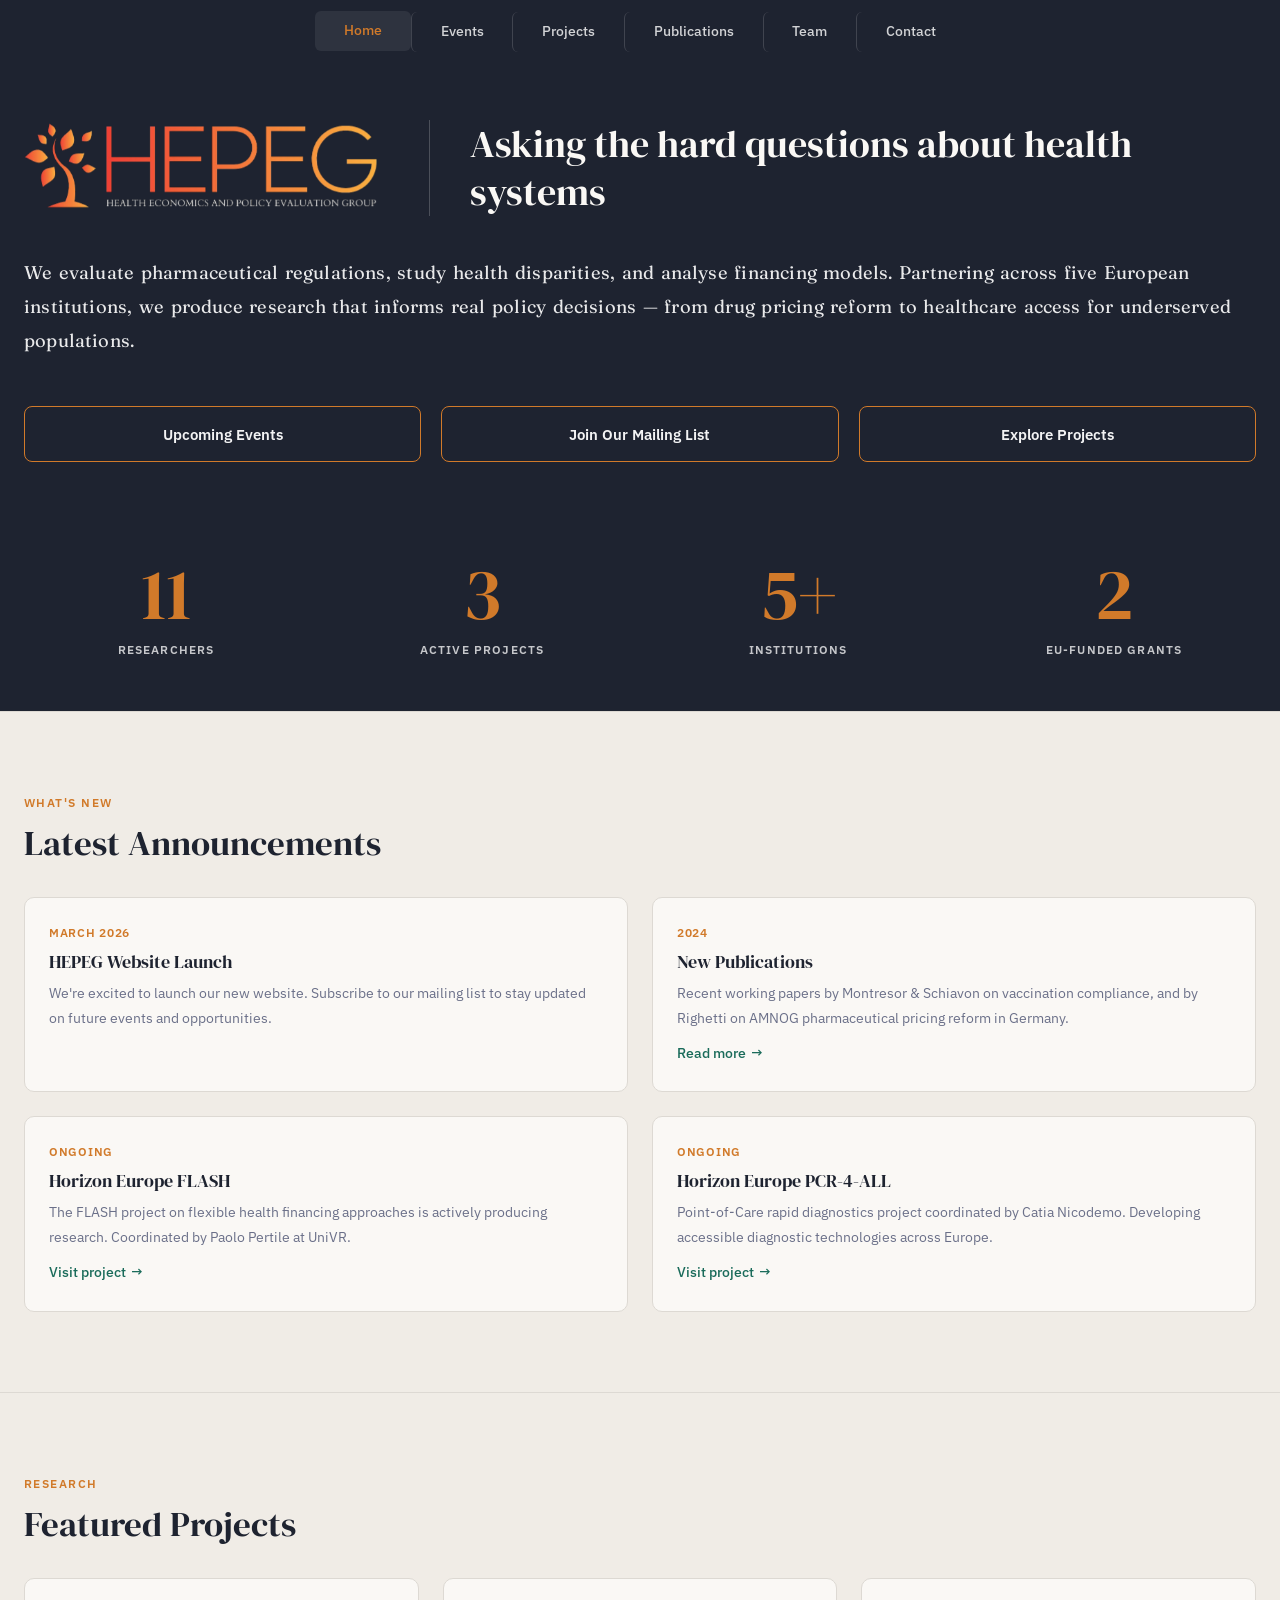
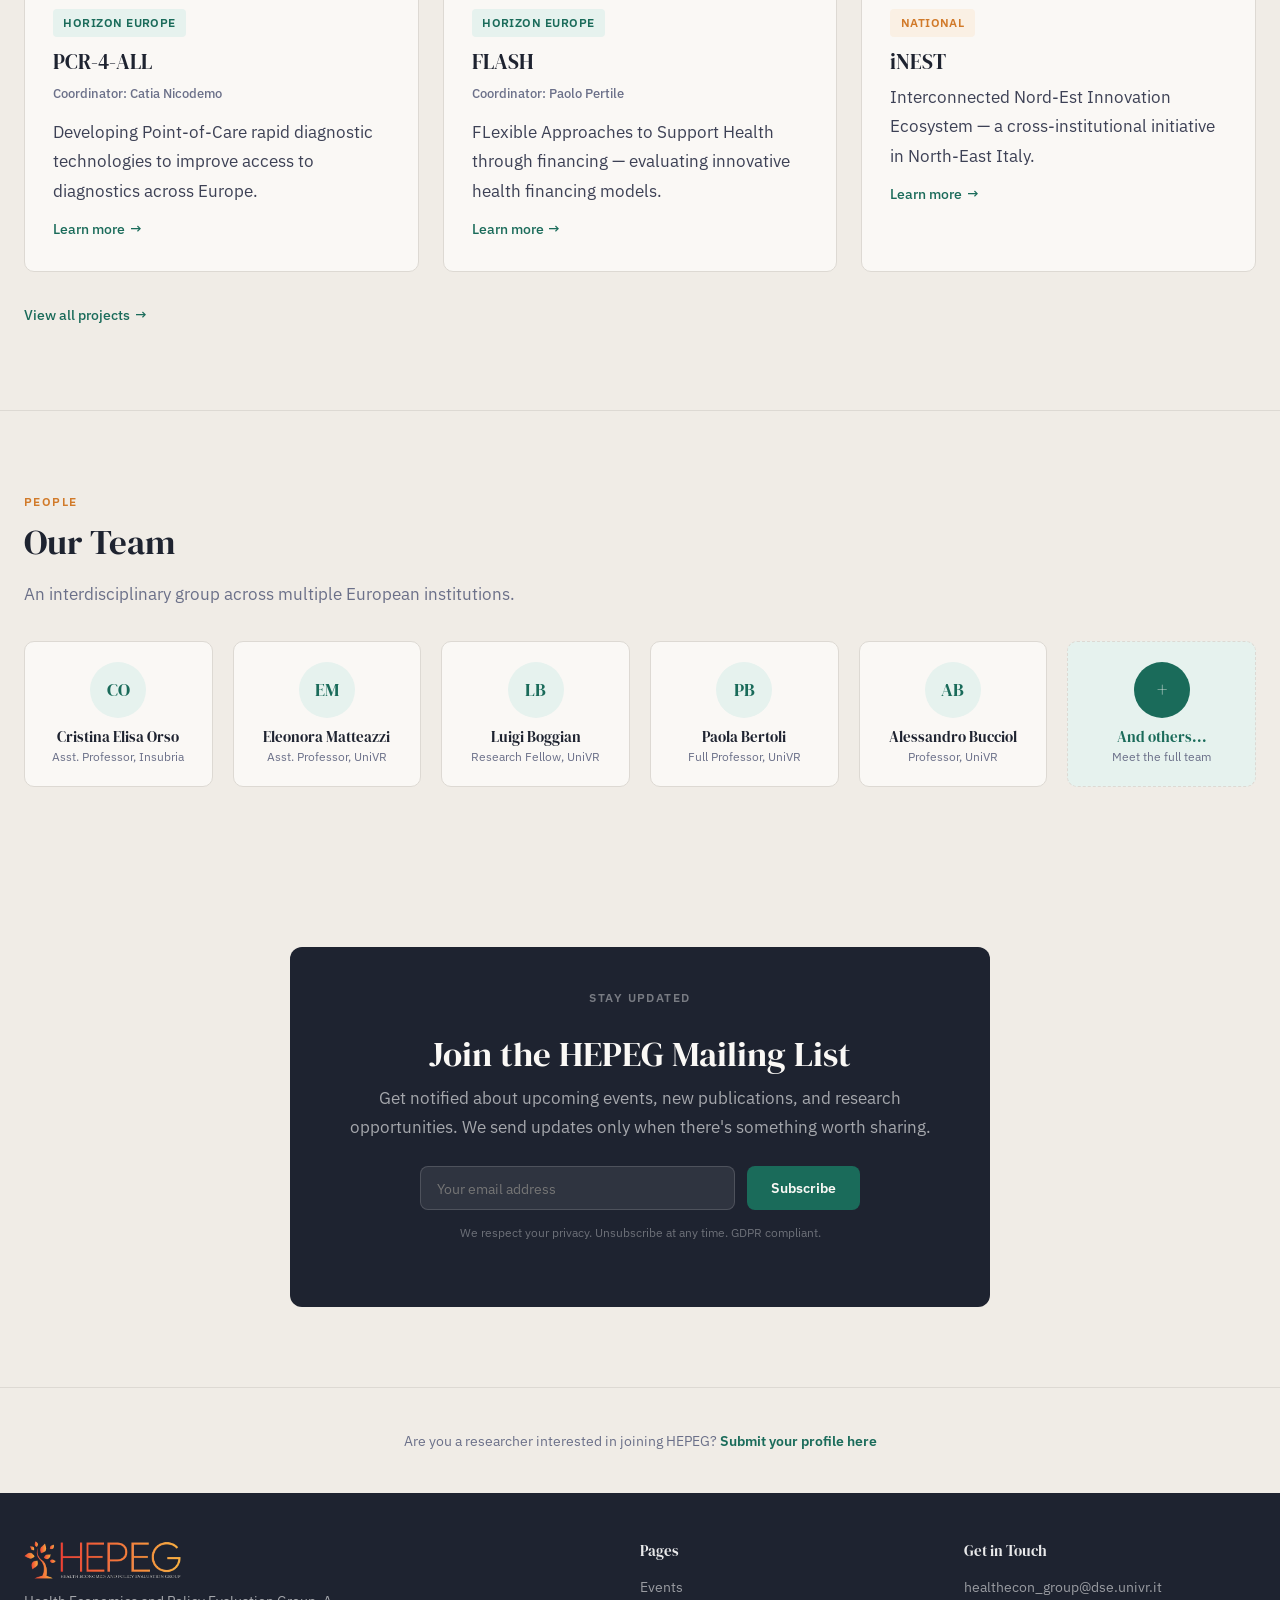
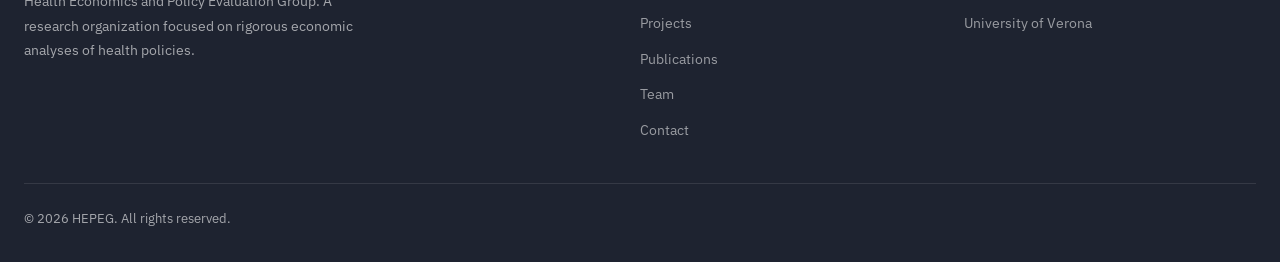
<file: index.html>
<!DOCTYPE html>
<html lang="en">
<head>
  <meta charset="UTF-8">
  <meta name="viewport" content="width=device-width, initial-scale=1.0">
  <title>HEPEG – Health Economics and Policy Evaluation Group</title>
  <meta name="description" content="HEPEG is a non-partisan research group focused on rigorous economic analyses and evaluations of health policies and programs.">
  <link rel="icon" href="favicon.ico" type="image/x-icon">
  <link rel="apple-touch-icon" href="apple-touch-icon.png">
  <link rel="stylesheet" href="style.css">
  <link href="https://fonts.googleapis.com/css2?family=Fraunces:opsz,wght@9..144,400;9..144,500&display=swap" rel="stylesheet">
  <style>
    /* === Homepage-specific styles === */
    .hero-home { padding: 0; border-bottom: none; overflow: hidden; background: var(--color-ink); position: relative; }

    .hero-banner {
      background: transparent;
      color: var(--color-white);
      padding: 3.5rem 0 3.5rem;
      position: relative;
      z-index: 1;
    }
    .hero-banner h1 { color: var(--color-white); margin-bottom: 0; font-size: clamp(1.7rem, 3vw, 2.4rem); }
    .hero-banner p.lead {
      font-family: 'Fraunces', serif;
      font-size: 1.15rem;
      color: rgba(255,255,255,.9);
      line-height: 1.85;
      margin: 0;
      max-width: none;
      word-spacing: 0.12em;
      letter-spacing: 0.01em;
    }

    .hero-split {
      display: grid;
      grid-template-columns: auto auto 1fr;
      gap: 2.5rem;
      align-items: stretch;
      margin-bottom: 2.5rem;
    }
    .hero-left {
      display: flex;
      align-items: center;
      opacity: 0;
      transform: translateX(-20px);
      animation: fadeLeft .8s ease-out .2s forwards;
    }
    .hero-left img {
      height: 90px;
      width: auto;
      display: block;
    }
    .hero-divider {
      width: 1px;
      background: rgba(255,255,255,.2);
      align-self: stretch;
      transform: scaleY(0);
      animation: growLine .6s ease-out .5s forwards;
    }
    .hero-right {
      display: flex;
      align-items: center;
      opacity: 0;
      transform: translateX(20px);
      animation: fadeRight .8s ease-out .4s forwards;
    }

    .hero-description {
      margin-bottom: 3rem;
      opacity: 0;
      animation: fadeUp .8s ease-out .6s forwards;
    }

    @keyframes fadeLeft {
      to { opacity: 1; transform: translateX(0); }
    }
    @keyframes fadeRight {
      to { opacity: 1; transform: translateX(0); }
    }
    @keyframes growLine {
      to { transform: scaleY(1); }
    }

    .hero-actions {
      display: flex; gap: 1.25rem; flex-wrap: wrap;
      opacity: 0;
      transform: translateY(10px);
      animation: fadeUp .6s ease-out .8s forwards;
      position: relative;
      z-index: 1;
    }
    .hero-actions a { flex: 1; text-align: center; min-width: 0; }

    @keyframes fadeUp {
      to { opacity: 1; transform: translateY(0); }
    }

    .hero-btn {
      display: inline-flex; align-items: center; justify-content: center;
      padding: .85rem 1.75rem; background: var(--color-ink);
      color: rgba(255,255,255,.95); font-family: var(--font-body);
      font-size: .95rem; font-weight: 600;
      border: 1px solid var(--color-warm); border-radius: 8px;
      cursor: pointer; transition: all .25s; text-decoration: none;
    }
    .hero-btn:hover {
      background: var(--color-warm);
      border-color: var(--color-warm);
      color: var(--color-white);
      transform: translateY(-2px);
      box-shadow: 0 4px 16px rgba(209,122,42,.35);
    }

    .stats-bar { background: transparent; border-bottom: none; padding: 2.5rem 0 3rem; position: relative; z-index: 1; }
    .stats-row { display: grid; grid-template-columns: repeat(4, 1fr); gap: 2rem; text-align: center; }
    .stat-item .num { font-family: var(--font-display); font-size: clamp(3rem, 6vw, 4.5rem); color: var(--color-warm); display: block; line-height: 1; margin-bottom: .25rem; }
    .stat-item .label { font-size: .72rem; color: rgba(255,255,255,.75); font-weight: 600; text-transform: uppercase; letter-spacing: .1em; }

    .announce-strip { display: grid; grid-template-columns: 1fr 1fr; gap: 1.5rem; }
    .announce-card { background: var(--color-white); border: 1px solid var(--color-border); border-radius: 10px; padding: 1.5rem; transition: box-shadow .25s; }
    .announce-card:hover { box-shadow: 0 8px 30px rgba(26,31,46,.07); }
    .announce-card .date-label { font-size: .75rem; font-weight: 600; color: var(--color-warm); text-transform: uppercase; letter-spacing: .06em; margin-bottom: .5rem; }
    .announce-card h3 { font-size: 1.1rem; margin-bottom: .4rem; }
    .announce-card p { font-size: .9rem; color: var(--color-muted); }

    .about-grid { display: grid; grid-template-columns: 1fr 1fr; gap: 3rem; align-items: start; }
    .focus-list { list-style: none; display: grid; grid-template-columns: 1fr 1fr; gap: .75rem; }
    .focus-list li { font-size: .88rem; font-weight: 500; color: var(--color-ink); padding: .55rem .85rem; background: var(--color-surface); border-radius: 6px; border-left: 3px solid var(--color-accent); }

    .team-preview-grid { display: grid; grid-template-columns: repeat(auto-fill, minmax(180px, 1fr)); gap: 1.25rem; }
    .team-preview-card { text-align: center; padding: 1.25rem 1rem; background: var(--color-white); border: 1px solid var(--color-border); border-radius: 10px; transition: box-shadow .25s, transform .25s; }
    .team-preview-card:hover { box-shadow: 0 6px 20px rgba(26,31,46,.06); transform: translateY(-2px); }
    .team-preview-card .avatar-sm { width: 56px; height: 56px; border-radius: 50%; background: var(--color-accent-light); display: flex; align-items: center; justify-content: center; font-family: var(--font-display); font-size: 1.1rem; color: var(--color-accent); margin: 0 auto .65rem; }
    .team-preview-card h4 { font-size: .92rem; margin-bottom: .15rem; }
    .team-preview-card .role-sm { font-size: .73rem; color: var(--color-muted); line-height: 1.4; }

    /* Transition sections — dark to light through warm tones */
    .section-dark {
      background: #2a1f1a;
      border-top: none !important;
    }
    .section-dark h2 { color: rgba(255,255,255,.9); }
    .section-dark .section-label { color: var(--color-warm); }
    .section-dark .announce-card {
      background: rgba(209,122,42,.06);
      border-color: rgba(209,122,42,.12);
    }
    .section-dark .announce-card:hover {
      background: rgba(209,122,42,.12);
      box-shadow: 0 8px 30px rgba(0,0,0,.2);
    }
    .section-dark .announce-card h3 { color: rgba(255,255,255,.9); }
    .section-dark .announce-card p { color: rgba(255,255,255,.6); }
    .section-dark .announce-card .date-label { color: var(--color-warm); }
    .section-dark .card-link { color: var(--color-warm); }

    .section-mid {
      background: #3d2518;
      border-top: none !important;
    }
    .section-mid h2 { color: rgba(255,255,255,.9); }
    .section-mid .section-label { color: var(--color-warm); }
    .section-mid .card {
      background: rgba(209,122,42,.07);
      border-color: rgba(209,122,42,.12);
    }
    .section-mid .card:hover {
      background: rgba(209,122,42,.14);
      border-color: rgba(209,122,42,.2);
      box-shadow: 0 12px 36px rgba(0,0,0,.2);
    }
    .section-mid .card h3 { color: rgba(255,255,255,.9); }
    .section-mid .card p { color: rgba(255,255,255,.6); }
    .section-mid .card .meta { color: rgba(255,255,255,.45); }
    .section-mid .card .tag { background: rgba(26,107,90,.2); color: #5dcaa5; }
    .section-mid .card .tag--warm { background: rgba(209,122,42,.2); color: #efb06a; }
    .section-mid .card-link { color: var(--color-warm); }

    @media (max-width: 768px) {
      .stats-row { grid-template-columns: repeat(2, 1fr); gap: 1.25rem; }
      .announce-strip { grid-template-columns: 1fr; }
      .about-grid { grid-template-columns: 1fr; }
      .focus-list { grid-template-columns: 1fr; }
      .team-preview-grid { grid-template-columns: repeat(2, 1fr); }
      .hero-actions { flex-direction: column; }
      .hero-split { grid-template-columns: 1fr; gap: 1.5rem; }
      .hero-divider { width: 60px; height: 1px; align-self: center; margin: 0 auto; }
      .hero-left { justify-content: center; }
      .hero-left img { height: 60px !important; }
      .hero-right { text-align: center; justify-content: center; }
      .hero-description { text-align: center; }
    }
  </style>
</head>
<body>

  <header class="site-header">
    <div class="container">
      <nav class="site-nav" id="nav">
        <a href="index.html" class="active">Home</a>
        <a href="events.html">Events</a>
        <a href="projects.html">Projects</a>
        <a href="publications.html">Publications</a>
        <a href="team.html">Team</a>
        <a href="contact.html">Contact</a>
      </nav>
      <button class="nav-toggle" onclick="document.getElementById('nav').classList.toggle('open')" aria-label="Menu">
        <span></span><span></span><span></span>
      </button>
    </div>
  </header>

  <!-- ========== HERO BANNER ========== -->
  <section class="hero-home">
    <div class="hero-banner">
      <div class="container">
        <div class="hero-split">
          <div class="hero-left">
            <img src="images/logo.png" alt="HEPEG">
          </div>
          <div class="hero-divider"></div>
          <div class="hero-right">
            <h1 id="hero-headline">Where health policy meets rigorous economics</h1>
          </div>
        </div>
        <div class="hero-description">
          <p class="lead">We evaluate pharmaceutical regulations, study health disparities, and analyse financing models. Partnering across five European institutions, we produce research that informs real policy decisions &mdash; from drug pricing reform to healthcare access for underserved populations.</p>
        </div>
        <div class="hero-actions" id="hero-buttons">
          <a href="events.html" class="hero-btn">Upcoming Events</a>
          <a href="contact.html" class="hero-btn">Join Our Mailing List</a>
          <a href="projects.html" class="hero-btn" id="explore-btn">Explore Projects</a>
        </div>
      </div>
    </div>
    <div class="stats-bar">
      <div class="container">
        <div class="stats-row">
          <div class="stat-item"><span class="num" data-count="11" data-suffix="">0</span><span class="label">Researchers</span></div>
          <div class="stat-item"><span class="num" data-count="3" data-suffix="">0</span><span class="label">Active Projects</span></div>
          <div class="stat-item"><span class="num" data-count="5" data-suffix="+">0</span><span class="label">Institutions</span></div>
          <div class="stat-item"><span class="num" data-count="2" data-suffix="">0</span><span class="label">EU-Funded Grants</span></div>
        </div>
      </div>
    </div>
  </section>

  <!-- ========== ANNOUNCEMENTS ========== -->
  <section>
    <div class="container">
      <p class="section-label">What's New</p>
      <h2>Latest Announcements</h2>
      <div class="announce-strip mt-2">
        <!--
          HOW TO ADD A NEW ANNOUNCEMENT:
          1. Copy one <div class="announce-card"> block
          2. Paste it at the TOP (newest first)
          3. Update the date, title, and description
          4. Remove the oldest one to keep 4 visible max
        -->
        <div class="announce-card">
          <p class="date-label">March 2026</p>
          <h3>HEPEG Website Launch</h3>
          <p>We're excited to launch our new website. Subscribe to our mailing list to stay updated on future events and opportunities.</p>
        </div>
        <div class="announce-card">
          <p class="date-label">2024</p>
          <h3>New Publications</h3>
          <p>Recent working papers by Montresor &amp; Schiavon on vaccination compliance, and by Righetti on AMNOG pharmaceutical pricing reform in Germany.</p>
          <a href="publications.html" class="card-link">Read more</a>
        </div>
        <div class="announce-card">
          <p class="date-label">Ongoing</p>
          <h3>Horizon Europe FLASH</h3>
          <p>The FLASH project on flexible health financing approaches is actively producing research. Coordinated by Paolo Pertile at UniVR.</p>
          <a href="https://flash-project.com/" class="card-link" target="_blank">Visit project</a>
        </div>
        <div class="announce-card">
          <p class="date-label">Ongoing</p>
          <h3>Horizon Europe PCR-4-ALL</h3>
          <p>Point-of-Care rapid diagnostics project coordinated by Catia Nicodemo. Developing accessible diagnostic technologies across Europe.</p>
          <a href="https://www.pcr4all.eu/about/" class="card-link" target="_blank">Visit project</a>
        </div>
      </div>
    </div>
  </section>

  <!-- ========== FEATURED PROJECTS ========== -->
  <section>
    <div class="container">
      <p class="section-label">Research</p>
      <h2>Featured Projects</h2>
      <div class="card-grid mt-2">
        <div class="card">
          <span class="tag">Horizon Europe</span>
          <h3>PCR-4-ALL</h3>
          <p class="meta">Coordinator: Catia Nicodemo</p>
          <p>Developing Point-of-Care rapid diagnostic technologies to improve access to diagnostics across Europe.</p>
          <a href="https://www.pcr4all.eu/about/" class="card-link" target="_blank">Learn more</a>
        </div>
        <div class="card">
          <span class="tag">Horizon Europe</span>
          <h3>FLASH</h3>
          <p class="meta">Coordinator: Paolo Pertile</p>
          <p>FLexible Approaches to Support Health through financing — evaluating innovative health financing models.</p>
          <a href="https://flash-project.com/" class="card-link" target="_blank">Learn more</a>
        </div>
        <div class="card">
          <span class="tag tag--warm">National</span>
          <h3>iNEST</h3>
          <p>Interconnected Nord-Est Innovation Ecosystem — a cross-institutional initiative in North-East Italy.</p>
          <a href="https://www.consorzioinest.it/#inest" class="card-link" target="_blank">Learn more</a>
        </div>
      </div>
      <a href="projects.html" class="card-link mt-2">View all projects</a>
    </div>
  </section>

  <!-- ========== TEAM PREVIEW ========== -->
  <section style="background: var(--color-surface);">
    <div class="container">
      <p class="section-label">People</p>
      <h2>Our Team</h2>
      <p class="mt-1" style="color: var(--color-muted); max-width: 550px;">An interdisciplinary group across multiple European institutions.</p>
      <div class="team-preview-grid mt-2" id="team-grid">
        <div class="team-preview-card" data-member><div class="avatar-sm">PB</div><h4>Paola Bertoli</h4><p class="role-sm">Full Professor, UniVR</p></div>
        <div class="team-preview-card" data-member><div class="avatar-sm">LB</div><h4>Luigi Boggian</h4><p class="role-sm">Research Fellow, UniVR</p></div>
        <div class="team-preview-card" data-member><div class="avatar-sm">AB</div><h4>Alessandro Bucciol</h4><p class="role-sm">Professor, UniVR</p></div>
        <div class="team-preview-card" data-member><div class="avatar-sm">GD</div><h4>Giulia De Matteis</h4><p class="role-sm">Jr Research Fellow, UniVR</p></div>
        <div class="team-preview-card" data-member><div class="avatar-sm">MM</div><h4>Maurizio Malpede</h4><p class="role-sm">Asst. Professor, UniVR</p></div>
        <div class="team-preview-card" data-member><div class="avatar-sm">EM</div><h4>Eleonora Matteazzi</h4><p class="role-sm">Asst. Professor, UniVR</p></div>
        <div class="team-preview-card" data-member><div class="avatar-sm">GM</div><h4>Giulia Montresor</h4><p class="role-sm">Postdoc, UniVR</p></div>
        <div class="team-preview-card" data-member><div class="avatar-sm">CN</div><h4>Catia Nicodemo</h4><p class="role-sm">Assoc. Prof., UniVR & Oxford</p></div>
        <div class="team-preview-card" data-member><div class="avatar-sm">CO</div><h4>Cristina Elisa Orso</h4><p class="role-sm">Asst. Professor, Insubria</p></div>
        <div class="team-preview-card" data-member><div class="avatar-sm">LS</div><h4>Lucia Schiavon</h4><p class="role-sm">Postdoc, Ca' Foscari</p></div>
        <div class="team-preview-card" data-member><div class="avatar-sm">KS</div><h4>Khalid W.A. Shomali</h4><p class="role-sm">Postdoc, UniVR</p></div>
        <!-- "And others" card — always shown last -->
        <a href="team.html" class="team-preview-card" id="and-others" style="text-decoration:none; display:flex; flex-direction:column; align-items:center; justify-content:center; background:var(--color-accent-light); border-style:dashed; cursor:pointer;">
          <div class="avatar-sm" style="background:var(--color-accent); color:var(--color-white); font-size:1.2rem;">+</div>
          <h4 style="color:var(--color-accent);">And others...</h4>
          <p class="role-sm">Meet the full team</p>
        </a>
      </div>
    </div>
  </section>

  <script>
    // Count-up animation for stats
    (function() {
      var nums = document.querySelectorAll('.num[data-count]');
      nums.forEach(function(el) {
        var target = parseInt(el.getAttribute('data-count'));
        var suffix = el.getAttribute('data-suffix') || '';
        var duration = 1200;
        var start = 0;
        var startTime = null;

        function ease(t) { return t < 0.5 ? 2*t*t : -1+(4-2*t)*t; }

        function step(timestamp) {
          if (!startTime) startTime = timestamp;
          var progress = Math.min((timestamp - startTime) / duration, 1);
          var current = Math.floor(ease(progress) * target);
          el.textContent = current + suffix;
          if (progress < 1) {
            requestAnimationFrame(step);
          } else {
            el.textContent = target + suffix;
          }
        }
        requestAnimationFrame(step);
      });
    })();

    // Random headline on each page load
    // =============================================
    // HOW TO ADD A NEW HEADLINE:
    // Just add a new string to the array below
    // =============================================
    (function() {
      var headlines = [
        'Where health policy meets rigorous economics',
        'Asking the hard questions about health systems'
      ];
      var h = document.getElementById('hero-headline');
      h.textContent = headlines[Math.floor(Math.random() * headlines.length)];
    })();

    // Show 5 random team members + "and others" card
    (function() {
      var grid = document.getElementById('team-grid');
      var cards = Array.from(grid.querySelectorAll('[data-member]'));
      var othersCard = document.getElementById('and-others');
      // Shuffle using Fisher-Yates
      for (var i = cards.length - 1; i > 0; i--) {
        var j = Math.floor(Math.random() * (i + 1));
        var temp = cards[i]; cards[i] = cards[j]; cards[j] = temp;
      }
      // Hide all member cards
      cards.forEach(function(c) { c.style.display = 'none'; });
      // Show first 5 in shuffled order
      cards.slice(0, 5).forEach(function(c) { c.style.display = ''; });
      // Re-append visible cards + "and others" last
      grid.innerHTML = '';
      cards.slice(0, 5).forEach(function(c) { grid.appendChild(c); });
      grid.appendChild(othersCard);
    })();
  </script>

  <!-- ========== NEWSLETTER CTA ========== -->
  <section>
    <div class="container">
      <div class="cta-box" style="background: var(--color-ink); border: none; color: var(--color-white); max-width: 700px;">
        <p class="section-label" style="color: rgba(255,255,255,.4);">Stay Updated</p>
        <h2 style="color: var(--color-white);">Join the HEPEG Mailing List</h2>
        <p style="color: rgba(255,255,255,.6);">Get notified about upcoming events, new publications, and research opportunities. We send updates only when there's something worth sharing.</p>

        <!-- Mailchimp-integrated form using our own styling -->
        <form class="cta-form"
              action="https://gmail.us14.list-manage.com/subscribe/post?u=8ce7abe4f9fd98aee8691a1c4&amp;id=7440d17151&amp;f_id=007c9de1f0"
              method="post"
              target="_blank">
          <input type="email" name="EMAIL" placeholder="Your email address" required
                 style="border-color: rgba(255,255,255,.15); background: rgba(255,255,255,.08); color: var(--color-white);">
          <!-- Bot signup prevention — do not remove -->
          <div style="position: absolute; left: -5000px;" aria-hidden="true">
            <input type="text" name="b_8ce7abe4f9fd98aee8691a1c4_7440d17151" tabindex="-1" value="">
          </div>
          <button type="submit" class="btn" style="background: var(--color-accent);">Subscribe</button>
        </form>

        <p style="font-size: .75rem; color: rgba(255,255,255,.35); margin-top: .75rem;">We respect your privacy. Unsubscribe at any time. GDPR compliant.</p>
      </div>
    </div>
  </section>

  <!-- ========== JOIN THE TEAM (subtle) ========== -->
  <section style="padding: 2.5rem 0; border-top: 1px solid var(--color-border);">
    <div class="container" style="max-width: 650px; text-align: center;">
      <p style="color: var(--color-muted); font-size: .9rem;">
        Are you a researcher interested in joining HEPEG?
        <a href="members.html" style="font-weight: 600;">Submit your profile here</a>
      </p>
    </div>
  </section>

  <footer class="site-footer">
    <div class="container">
      <div class="footer-grid">
        <div>
          <div class="site-logo"><img src="images/logo.png" alt="HEPEG" style="height:40px;"></div>
          <p>Health Economics and Policy Evaluation Group. A research organization focused on rigorous economic analyses of health policies.</p>
        </div>
        <div>
          <h4>Pages</h4>
          <ul class="footer-links">
            <li><a href="events.html">Events</a></li>
            <li><a href="projects.html">Projects</a></li>
            <li><a href="publications.html">Publications</a></li>
            <li><a href="team.html">Team</a></li>
            <li><a href="contact.html">Contact</a></li>
          </ul>
        </div>
        <div>
          <h4>Get in Touch</h4>
          <ul class="footer-links">
            <li><a href="mailto:healthecon_group@dse.univr.it">healthecon_group@dse.univr.it</a></li>
            <li><a href="https://www.univr.it" target="_blank">University of Verona</a></li>
          </ul>
        </div>
      </div>
      <div class="footer-bottom">&copy; 2026 HEPEG. All rights reserved.</div>
    </div>
  </footer>

</body>
</html>
</file>
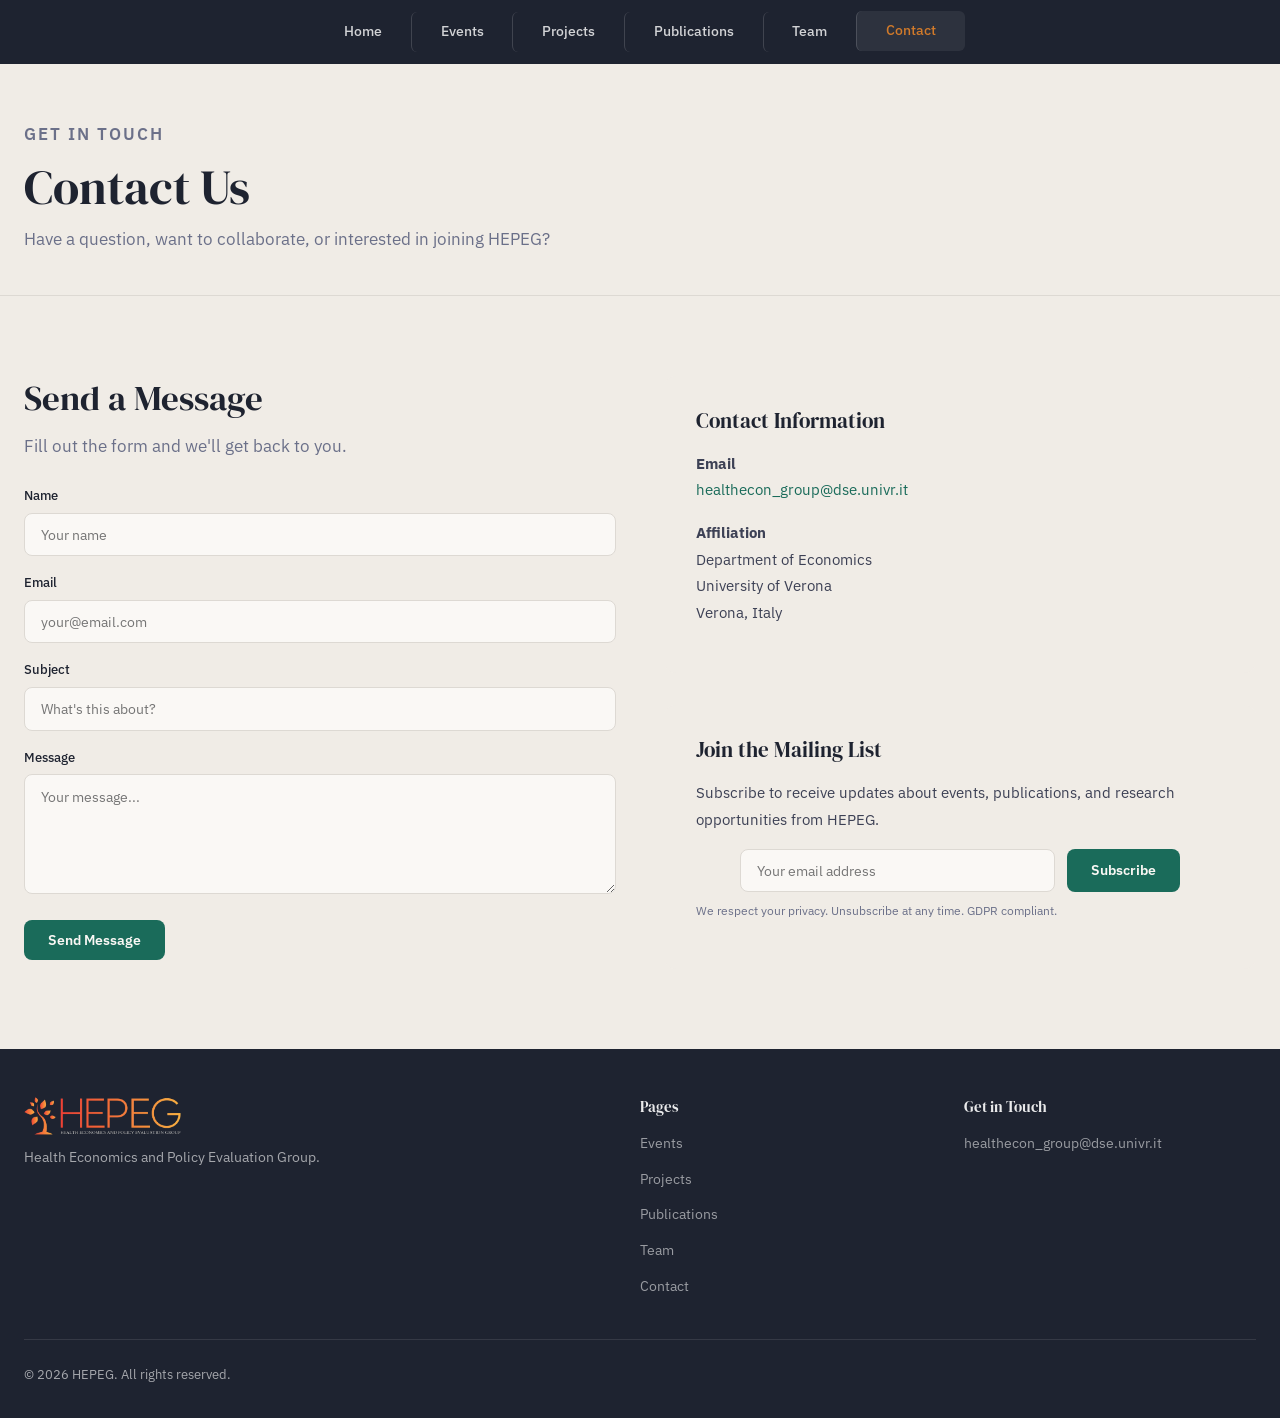
<file: contact.html>
<!DOCTYPE html>
<html lang="en">
<head>
  <meta charset="UTF-8">
  <meta name="viewport" content="width=device-width, initial-scale=1.0">
  <title>Contact – HEPEG</title>
  <link rel="icon" href="favicon.ico" type="image/x-icon">
  <link rel="apple-touch-icon" href="apple-touch-icon.png">
  <link rel="stylesheet" href="style.css">
</head>
<body>

  <header class="site-header">
    <div class="container">
      
      <nav class="site-nav" id="nav">
        <a href="index.html">Home</a>
        <a href="events.html">Events</a>
        <a href="projects.html">Projects</a>
        <a href="publications.html">Publications</a>
        <a href="team.html">Team</a>
        <a href="contact.html" class="active">Contact</a>
      </nav>
      <button class="nav-toggle" onclick="document.getElementById('nav').classList.toggle('open')" aria-label="Menu">
        <span></span><span></span><span></span>
      </button>
    </div>
  </header>

  <div class="page-header">
    <div class="container">
      <p class="section-label">Get in Touch</p>
      <h1>Contact Us</h1>
      <p>Have a question, want to collaborate, or interested in joining HEPEG?</p>
    </div>
  </div>

  <section>
    <div class="container">
      <div class="contact-grid">

        <div>
          <h2>Send a Message</h2>
          <p style="color: var(--color-muted); margin: .75rem 0 1.5rem;">
            Fill out the form and we'll get back to you.
          </p>

          <!--
            =============================================
            CONTACT FORM NOTE:
            Static HTML cannot process form submissions.
            Options to make this work:
            1. Use Formspree (https://formspree.io) — free tier
               Change the action to: action="https://formspree.io/f/YOUR_ID"
            2. Use Netlify Forms if hosting on Netlify
               Add: netlify and name="contact" to the <form>
            3. Replace with a mailto link for simplicity
            =============================================
          -->
          <form class="contact-form" action="https://formspree.io/f/YOUR_FORM_ID" method="POST">
            <label for="name">Name</label>
            <input type="text" id="name" name="name" placeholder="Your name" required>

            <label for="email">Email</label>
            <input type="email" id="email" name="email" placeholder="your@email.com" required>

            <label for="subject">Subject</label>
            <input type="text" id="subject" name="subject" placeholder="What's this about?">

            <label for="message">Message</label>
            <textarea id="message" name="message" placeholder="Your message..." required></textarea>

            <button type="submit" class="btn">Send Message</button>
          </form>
        </div>

        <div>
          <div class="contact-info-block">
            <h3>Contact Information</h3>
            <p>
              <strong>Email</strong><br>
              <a href="mailto:healthecon_group@dse.univr.it">healthecon_group@dse.univr.it</a>
            </p>
            <p>
              <strong>Affiliation</strong><br>
              Department of Economics<br>
              University of Verona<br>
              Verona, Italy
            </p>
          </div>

          <div class="contact-info-block mt-2">
            <h3>Join the Mailing List</h3>
            <p>Subscribe to receive updates about events, publications, and research opportunities from HEPEG.</p>

            <form class="cta-form"
                  action="https://gmail.us14.list-manage.com/subscribe/post?u=8ce7abe4f9fd98aee8691a1c4&amp;id=7440d17151&amp;f_id=007c9de1f0"
                  method="post" target="_blank" style="justify-content: flex-start;">
              <input type="email" name="EMAIL" placeholder="Your email address" required>
              <div style="position: absolute; left: -5000px;" aria-hidden="true">
                <input type="text" name="b_8ce7abe4f9fd98aee8691a1c4_7440d17151" tabindex="-1" value="">
              </div>
              <button type="submit" class="btn">Subscribe</button>
            </form>
            <p style="font-size: .75rem; color: var(--color-muted); margin-top: .5rem;">
              We respect your privacy. Unsubscribe at any time. GDPR compliant.
            </p>
          </div>
        </div>

      </div>
    </div>
  </section>

  <footer class="site-footer">
    <div class="container">
      <div class="footer-grid">
        <div>
          <div class="site-logo"><img src="images/logo.png" alt="HEPEG" style="height:40px;"></div>
          <p>Health Economics and Policy Evaluation Group.</p>
        </div>
        <div>
          <h4>Pages</h4>
          <ul class="footer-links">
            <li><a href="events.html">Events</a></li>
            <li><a href="projects.html">Projects</a></li>
            <li><a href="publications.html">Publications</a></li>
            <li><a href="team.html">Team</a></li>
            <li><a href="contact.html">Contact</a></li>
          </ul>
        </div>
        <div>
          <h4>Get in Touch</h4>
          <ul class="footer-links">
            <li><a href="mailto:healthecon_group@dse.univr.it">healthecon_group@dse.univr.it</a></li>
          </ul>
        </div>
      </div>
      <div class="footer-bottom">&copy; 2026 HEPEG. All rights reserved.</div>
    </div>
  </footer>

</body>
</html>
</file>
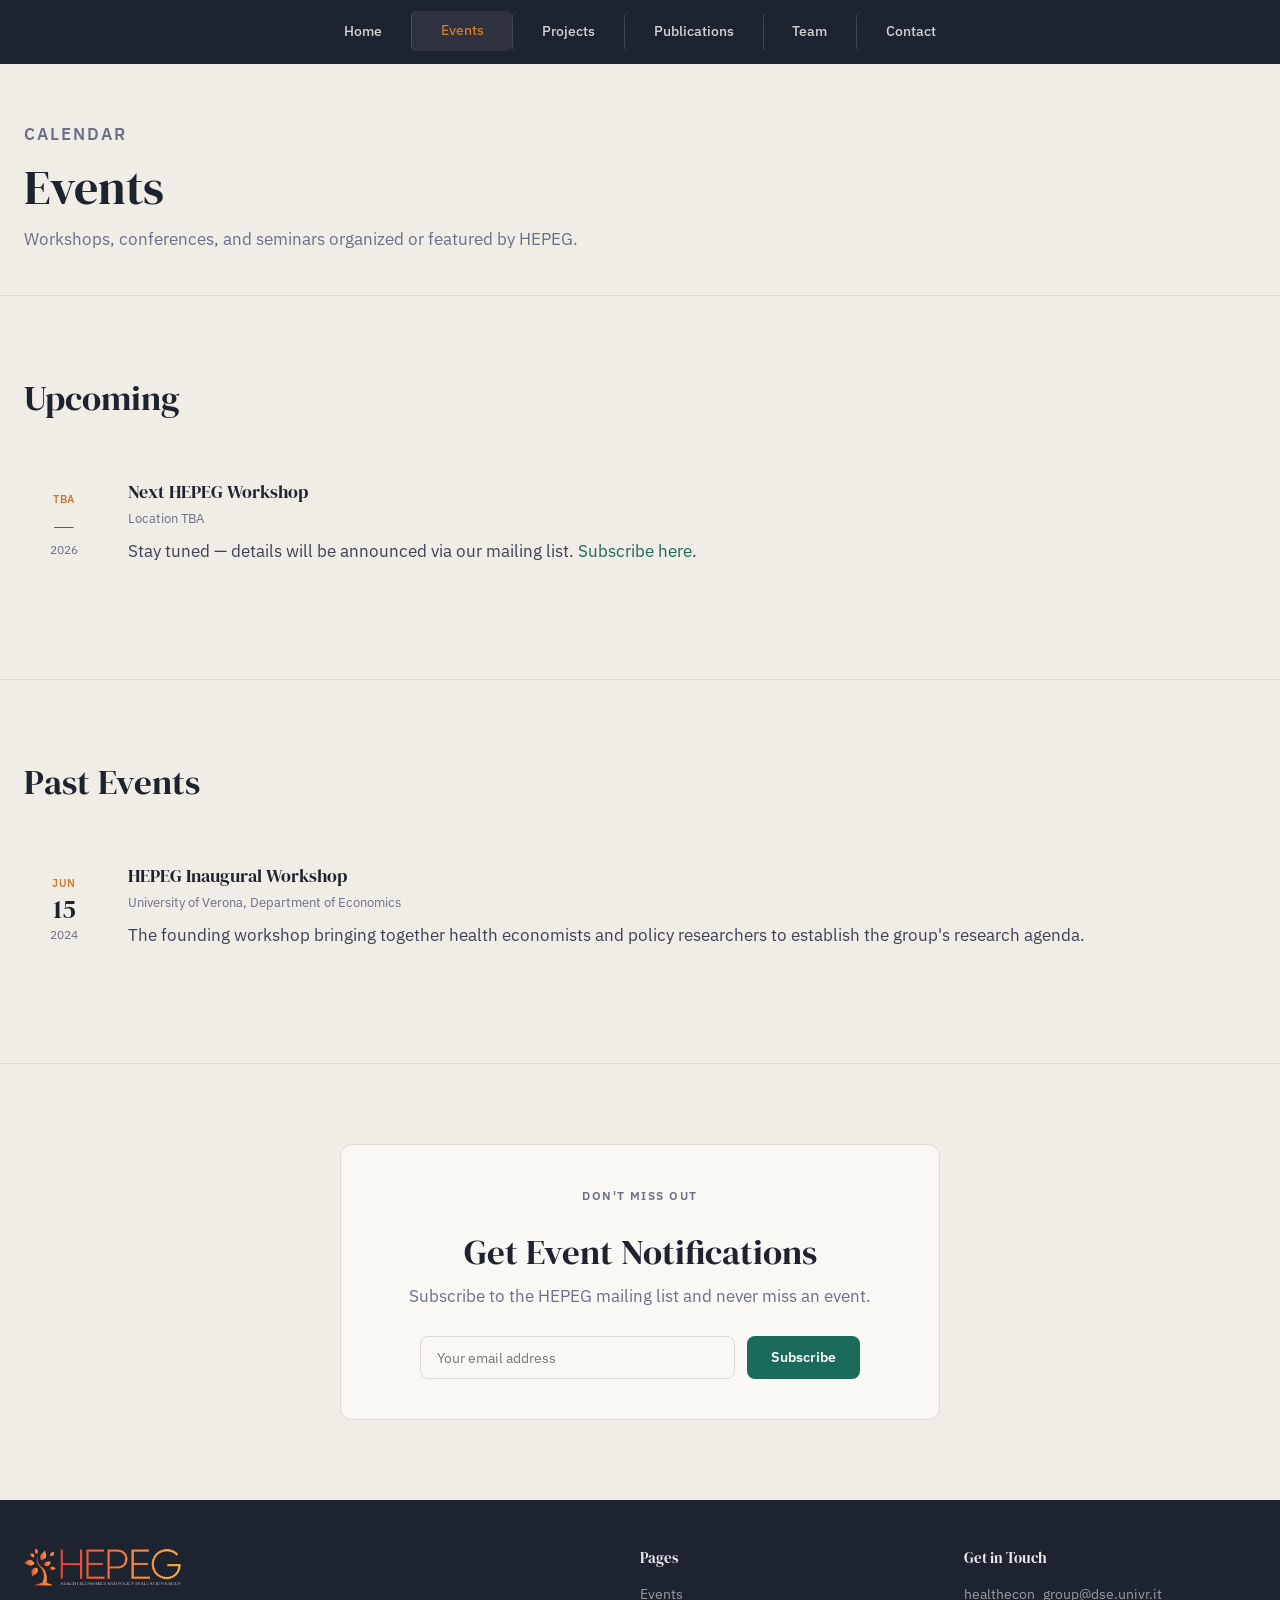
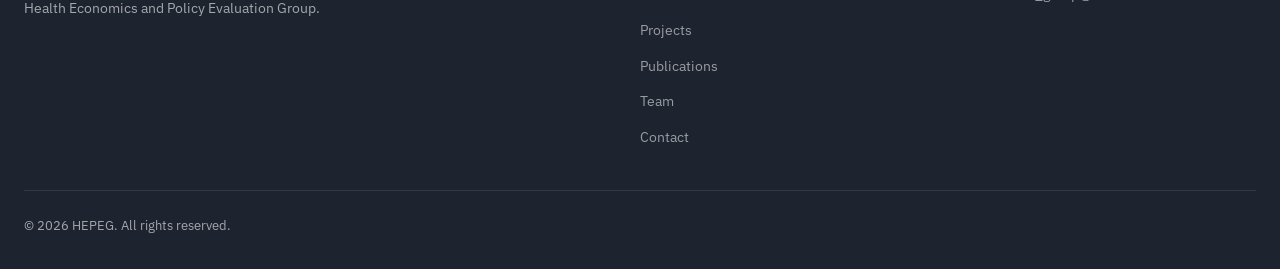
<file: events.html>
<!DOCTYPE html>
<html lang="en">
<head>
  <meta charset="UTF-8">
  <meta name="viewport" content="width=device-width, initial-scale=1.0">
  <title>Events – HEPEG</title>
  <link rel="icon" href="favicon.ico" type="image/x-icon">
  <link rel="apple-touch-icon" href="apple-touch-icon.png">
  <link rel="stylesheet" href="style.css">
</head>
<body>

  <header class="site-header">
    <div class="container">
      
      <nav class="site-nav" id="nav">
        <a href="index.html">Home</a>
        <a href="events.html" class="active">Events</a>
        <a href="projects.html">Projects</a>
        <a href="publications.html">Publications</a>
        <a href="team.html">Team</a>
        <a href="contact.html">Contact</a>
      </nav>
      <button class="nav-toggle" onclick="document.getElementById('nav').classList.toggle('open')" aria-label="Menu">
        <span></span><span></span><span></span>
      </button>
    </div>
  </header>

  <div class="page-header">
    <div class="container">
      <p class="section-label">Calendar</p>
      <h1>Events</h1>
      <p>Workshops, conferences, and seminars organized or featured by HEPEG.</p>
    </div>
  </div>

  <section>
    <div class="container">
      <h2>Upcoming</h2>
      <div class="mt-2">

        <!--
          =============================================
          HOW TO ADD A NEW EVENT:
          1. Copy one <div class="event-item"> block
          2. Paste it at the TOP of this section
          3. Change the date, title, location, description
          =============================================
        -->

        <div class="event-item">
          <div class="event-date">
            <span class="month">TBA</span>
            <span class="day">—</span>
            <span class="year">2026</span>
          </div>
          <div class="event-info">
            <h3>Next HEPEG Workshop</h3>
            <p class="event-meta">Location TBA</p>
            <p>Stay tuned — details will be announced via our mailing list. <a href="contact.html">Subscribe here</a>.</p>
          </div>
        </div>

      </div>
    </div>
  </section>

  <section>
    <div class="container">
      <h2>Past Events</h2>
      <div class="mt-2">

        <!--
          =============================================
          When an upcoming event passes, move its block
          here (below "Past Events"). Newest at top.
          =============================================
        -->

        <div class="event-item">
          <div class="event-date">
            <span class="month">Jun</span>
            <span class="day">15</span>
            <span class="year">2024</span>
          </div>
          <div class="event-info">
            <h3>HEPEG Inaugural Workshop</h3>
            <p class="event-meta">University of Verona, Department of Economics</p>
            <p>The founding workshop bringing together health economists and policy researchers to establish the group's research agenda.</p>
          </div>
        </div>

      </div>
    </div>
  </section>

  <!-- Newsletter CTA -->
  <section style="background: var(--color-surface);">
    <div class="container">
      <div class="cta-box" style="background: var(--color-white); border: 1px solid var(--color-border);">
        <p class="section-label">Don't miss out</p>
        <h2>Get Event Notifications</h2>
        <p>Subscribe to the HEPEG mailing list and never miss an event.</p>
        <form class="cta-form"
              action="https://gmail.us14.list-manage.com/subscribe/post?u=8ce7abe4f9fd98aee8691a1c4&amp;id=7440d17151&amp;f_id=007c9de1f0"
              method="post" target="_blank">
          <input type="email" name="EMAIL" placeholder="Your email address" required>
          <div style="position: absolute; left: -5000px;" aria-hidden="true">
            <input type="text" name="b_8ce7abe4f9fd98aee8691a1c4_7440d17151" tabindex="-1" value="">
          </div>
          <button type="submit" class="btn">Subscribe</button>
        </form>
      </div>
    </div>
  </section>

  <footer class="site-footer">
    <div class="container">
      <div class="footer-grid">
        <div>
          <div class="site-logo"><img src="images/logo.png" alt="HEPEG" style="height:40px;"></div>
          <p>Health Economics and Policy Evaluation Group.</p>
        </div>
        <div>
          <h4>Pages</h4>
          <ul class="footer-links">
            <li><a href="events.html">Events</a></li>
            <li><a href="projects.html">Projects</a></li>
            <li><a href="publications.html">Publications</a></li>
            <li><a href="team.html">Team</a></li>
            <li><a href="contact.html">Contact</a></li>
          </ul>
        </div>
        <div>
          <h4>Get in Touch</h4>
          <ul class="footer-links">
            <li><a href="mailto:healthecon_group@dse.univr.it">healthecon_group@dse.univr.it</a></li>
          </ul>
        </div>
      </div>
      <div class="footer-bottom">&copy; 2026 HEPEG. All rights reserved.</div>
    </div>
  </footer>

</body>
</html>
</file>
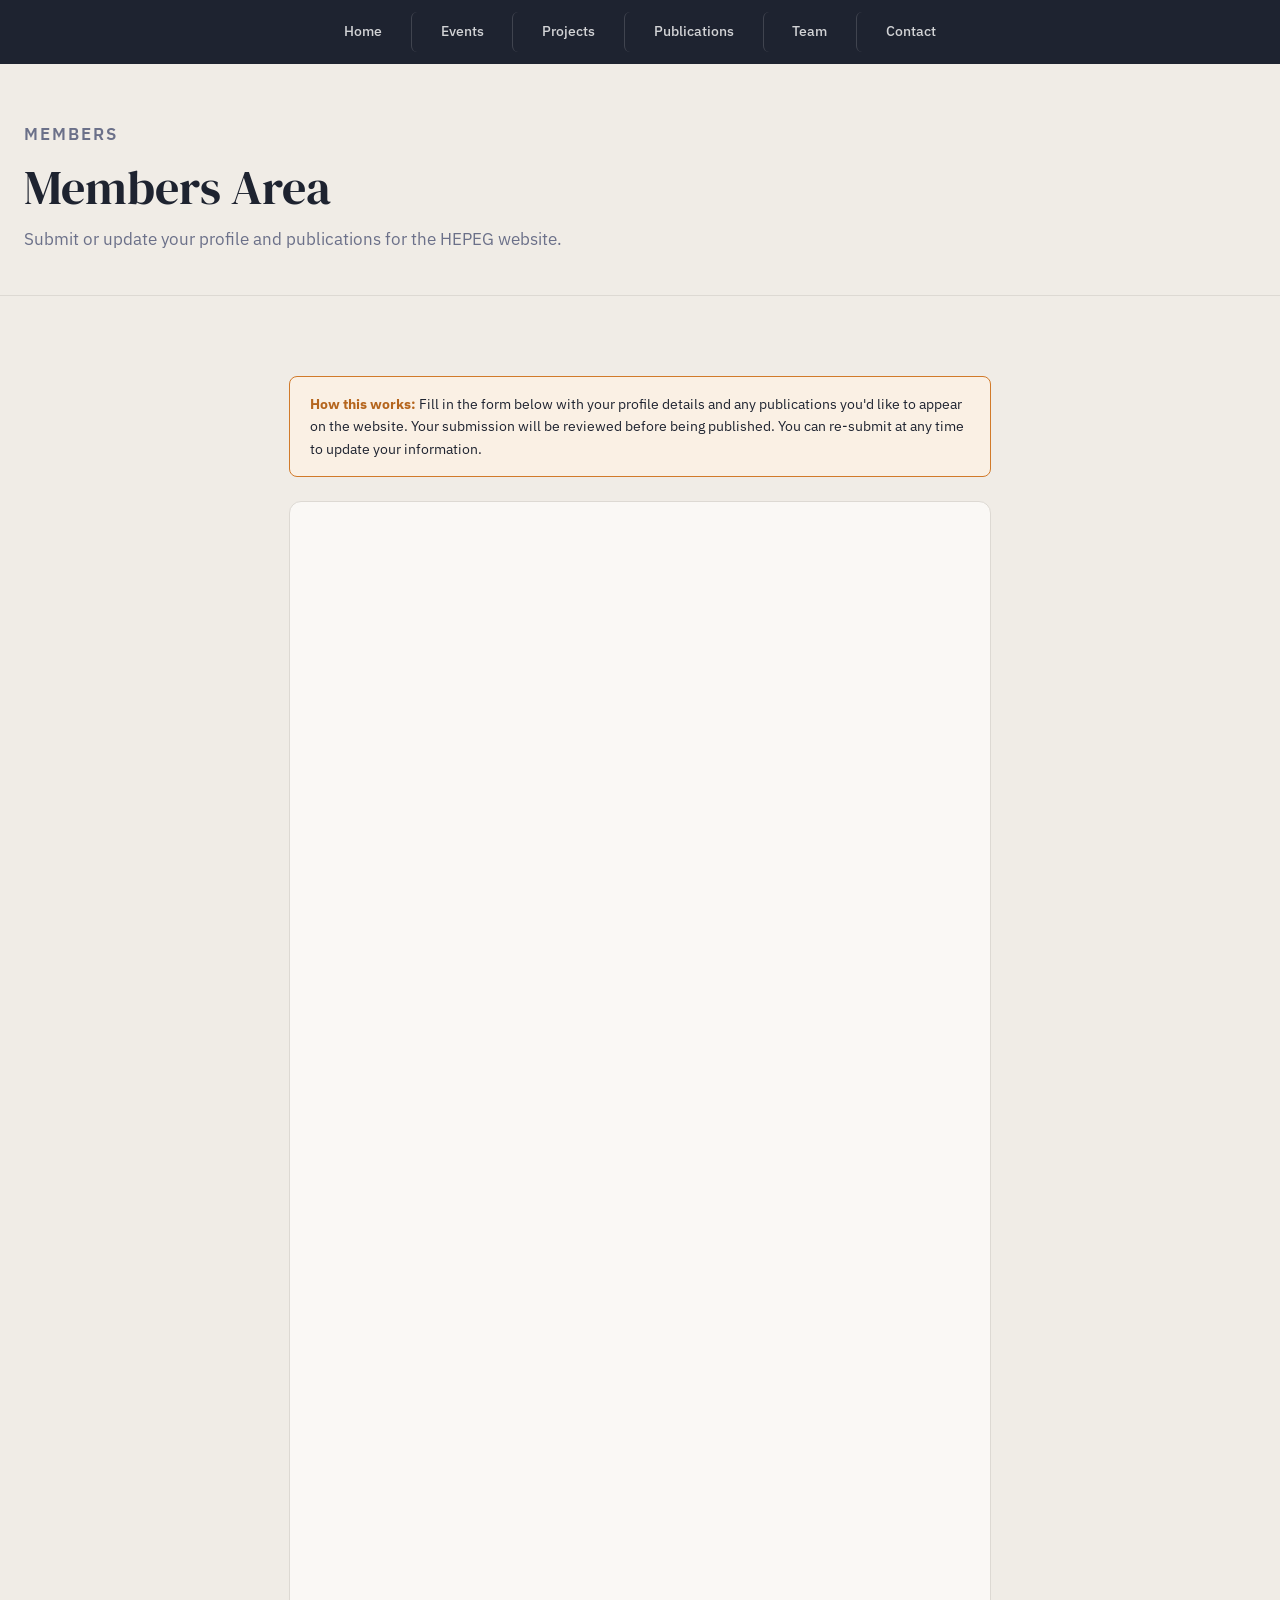
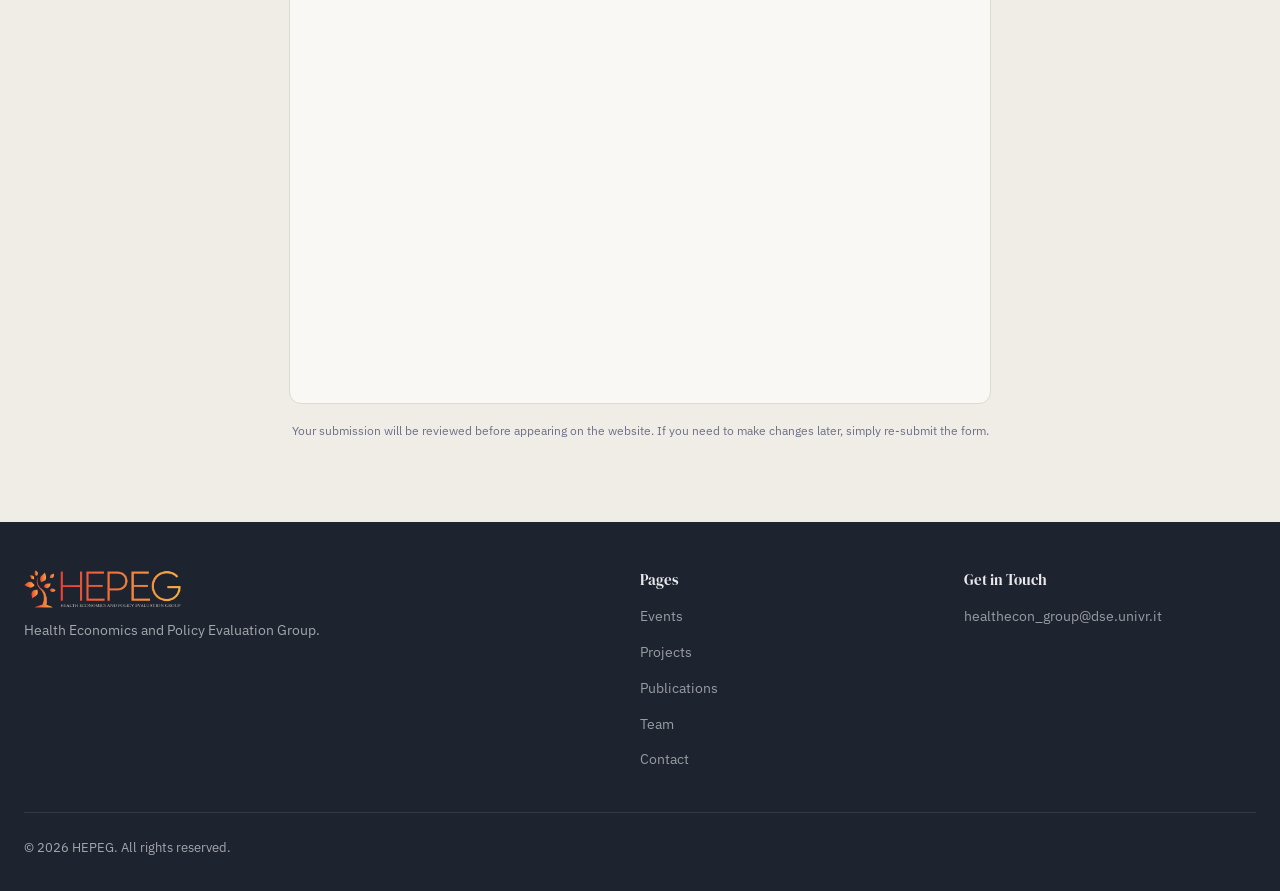
<file: members.html>
<!DOCTYPE html>
<html lang="en">
<head>
  <meta charset="UTF-8">
  <meta name="viewport" content="width=device-width, initial-scale=1.0">
  <title>Members Area – HEPEG</title>
  <link rel="icon" href="favicon.ico" type="image/x-icon">
  <link rel="apple-touch-icon" href="apple-touch-icon.png">
  <link rel="stylesheet" href="style.css">
  <style>
    .form-section {
      background: var(--color-surface);
      border: 1px solid var(--color-border);
      border-radius: 12px;
      padding: 2.5rem;
      margin-top: 2rem;
    }
    .form-section h3 {
      margin-bottom: .25rem;
    }
    .form-section .form-intro {
      font-size: .9rem;
      color: var(--color-muted);
      margin-bottom: 1.5rem;
      line-height: 1.7;
    }
    .form-section .form-intro strong {
      color: var(--color-ink);
    }
    .info-box {
      background: var(--color-warm-light);
      border: 1px solid var(--color-warm);
      border-radius: 8px;
      padding: 1rem 1.25rem;
      margin-bottom: 1.5rem;
      font-size: .88rem;
      color: var(--color-ink);
      line-height: 1.6;
    }
    .info-box strong { color: var(--color-warm-dark); }
    .form-group {
      margin-bottom: 1.25rem;
    }
    .form-group label {
      display: block;
      font-size: .82rem;
      font-weight: 500;
      color: var(--color-ink);
      margin-bottom: .3rem;
    }
    .form-group .hint {
      font-size: .78rem;
      color: var(--color-muted);
      margin-bottom: .4rem;
    }
    .form-group input,
    .form-group textarea,
    .form-group select {
      width: 100%;
      padding: .7rem 1rem;
      border: 1px solid var(--color-border);
      border-radius: 8px;
      font-family: var(--font-body);
      font-size: .9rem;
      outline: none;
      transition: border-color .2s;
      background: var(--color-white);
    }
    .form-group input:focus,
    .form-group textarea:focus {
      border-color: var(--color-accent);
    }
    .form-group textarea { resize: vertical; min-height: 100px; }
    .pub-entry {
      background: var(--color-white);
      border: 1px solid var(--color-border);
      border-radius: 8px;
      padding: 1.25rem;
      margin-bottom: 1rem;
      position: relative;
    }
    .pub-entry h4 {
      font-size: .9rem;
      margin-bottom: .75rem;
      color: var(--color-muted);
      font-family: var(--font-body);
      font-weight: 600;
    }
    .pub-entry .form-group { margin-bottom: .75rem; }
    .add-pub-btn {
      display: inline-flex;
      align-items: center;
      gap: .4rem;
      padding: .5rem 1rem;
      background: transparent;
      color: var(--color-accent);
      font-family: var(--font-body);
      font-size: .85rem;
      font-weight: 600;
      border: 1px dashed var(--color-accent);
      border-radius: 8px;
      cursor: pointer;
      transition: background .2s;
      margin-bottom: 1.5rem;
    }
    .add-pub-btn:hover { background: var(--color-accent-light); }
    .remove-pub {
      position: absolute;
      top: .75rem;
      right: .75rem;
      background: none;
      border: none;
      font-size: 1.1rem;
      color: var(--color-muted);
      cursor: pointer;
      padding: .2rem .5rem;
      border-radius: 4px;
    }
    .remove-pub:hover { background: #fde8e8; color: #c53030; }
    .divider {
      border: none;
      border-top: 1px solid var(--color-border);
      margin: 2rem 0;
    }
  </style>
</head>
<body>

  <header class="site-header">
    <div class="container">
      
      <nav class="site-nav" id="nav">
        <a href="index.html">Home</a>
        <a href="events.html">Events</a>
        <a href="projects.html">Projects</a>
        <a href="publications.html">Publications</a>
        <a href="team.html">Team</a>
        <a href="contact.html">Contact</a>
      </nav>
      <button class="nav-toggle" onclick="document.getElementById('nav').classList.toggle('open')" aria-label="Menu">
        <span></span><span></span><span></span>
      </button>
    </div>
  </header>

  <div class="page-header">
    <div class="container">
      <p class="section-label">Members</p>
      <h1>Members Area</h1>
      <p>Submit or update your profile and publications for the HEPEG website.</p>
    </div>
  </div>

  <section>
    <div class="container" style="max-width: 750px;">

      <div class="info-box">
        <strong>How this works:</strong> Fill in the form below with your profile details and any publications you'd like to appear on the website. Your submission will be reviewed before being published. You can re-submit at any time to update your information.
      </div>

      <div style="background: var(--color-white); border: 1px solid var(--color-border); border-radius: 12px; overflow: hidden; margin-top: 1.5rem;">
        <iframe src="https://docs.google.com/forms/d/e/1FAIpQLSewRKXwNgj33xm0aoxFhh1zerAdTzRCpwICJ_mm3oT8NnaB_A/viewform?embedded=true"
                width="100%" height="1501" frameborder="0" marginheight="0" marginwidth="0"
                style="display: block;">Loading…</iframe>
      </div>

      <p style="font-size: .78rem; color: var(--color-muted); margin-top: 1rem; text-align: center;">
        Your submission will be reviewed before appearing on the website. If you need to make changes later, simply re-submit the form.
      </p>

    </div>
  </section>

  <footer class="site-footer">
    <div class="container">
      <div class="footer-grid">
        <div>
          <div class="site-logo"><img src="images/logo.png" alt="HEPEG" style="height:40px;"></div>
          <p>Health Economics and Policy Evaluation Group.</p>
        </div>
        <div>
          <h4>Pages</h4>
          <ul class="footer-links">
            <li><a href="events.html">Events</a></li>
            <li><a href="projects.html">Projects</a></li>
            <li><a href="publications.html">Publications</a></li>
            <li><a href="team.html">Team</a></li>
            <li><a href="contact.html">Contact</a></li>
          </ul>
        </div>
        <div>
          <h4>Get in Touch</h4>
          <ul class="footer-links">
            <li><a href="mailto:healthecon_group@dse.univr.it">healthecon_group@dse.univr.it</a></li>
          </ul>
        </div>
      </div>
      <div class="footer-bottom">&copy; 2026 HEPEG. All rights reserved.</div>
    </div>
  </footer>

</body>
</html>
</file>
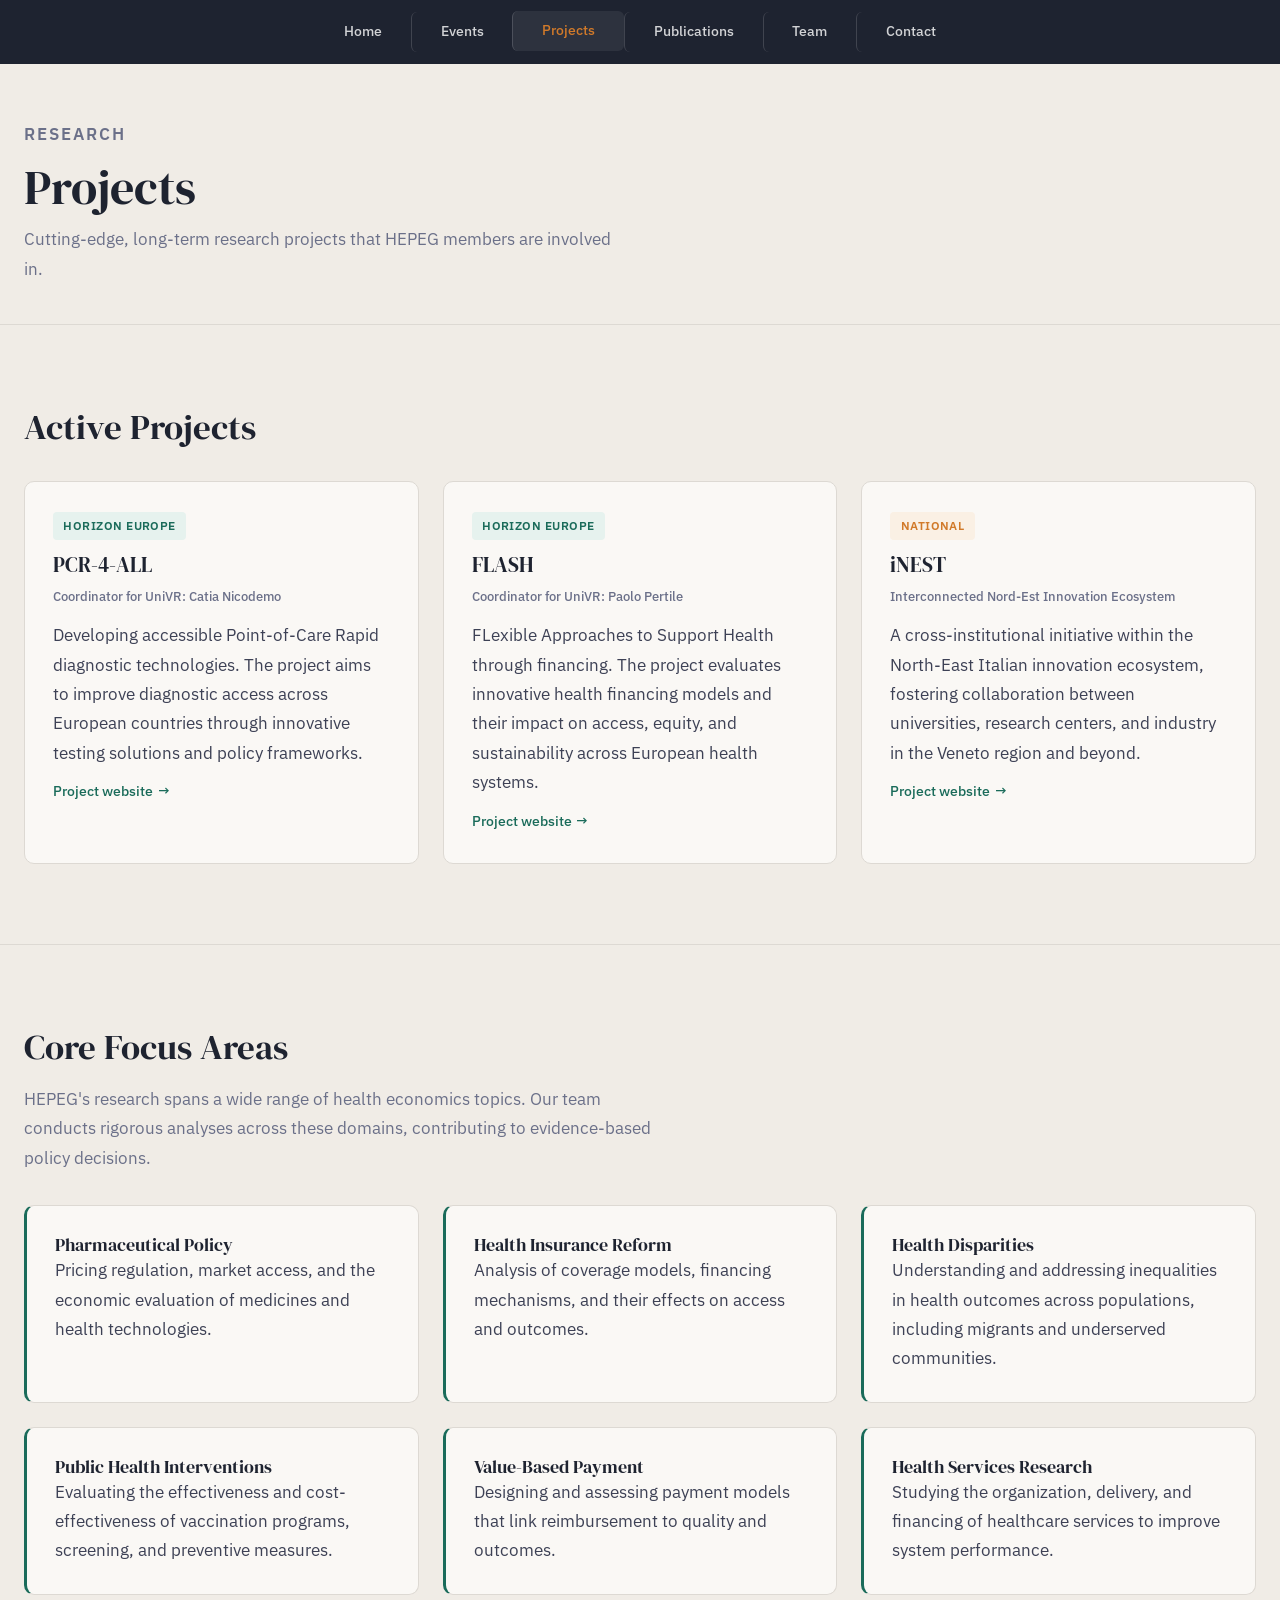
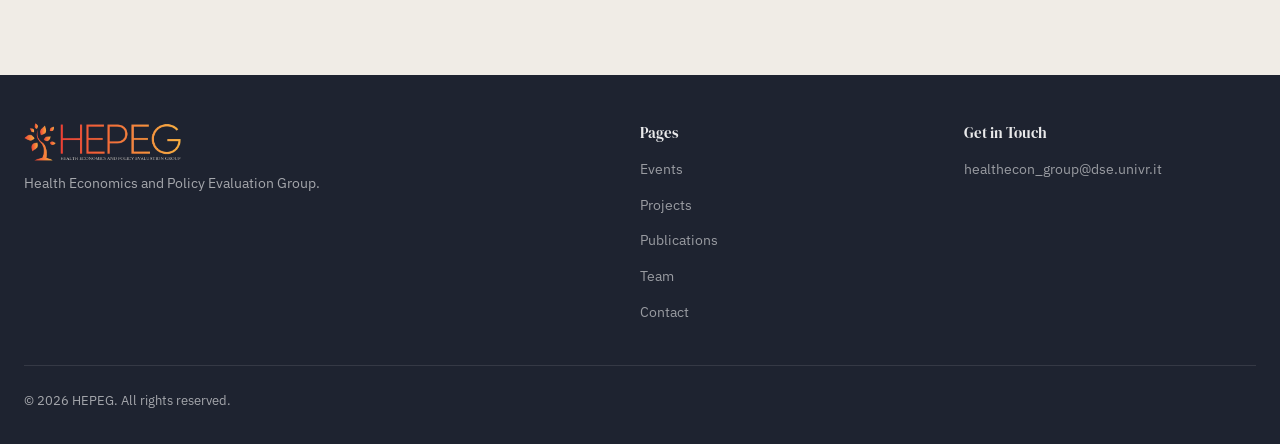
<file: projects.html>
<!DOCTYPE html>
<html lang="en">
<head>
  <meta charset="UTF-8">
  <meta name="viewport" content="width=device-width, initial-scale=1.0">
  <title>Projects – HEPEG</title>
  <link rel="icon" href="favicon.ico" type="image/x-icon">
  <link rel="apple-touch-icon" href="apple-touch-icon.png">
  <link rel="stylesheet" href="style.css">
</head>
<body>

  <header class="site-header">
    <div class="container">
      
      <nav class="site-nav" id="nav">
        <a href="index.html">Home</a>
        <a href="events.html">Events</a>
        <a href="projects.html" class="active">Projects</a>
        <a href="publications.html">Publications</a>
        <a href="team.html">Team</a>
        <a href="contact.html">Contact</a>
      </nav>
      <button class="nav-toggle" onclick="document.getElementById('nav').classList.toggle('open')" aria-label="Menu">
        <span></span><span></span><span></span>
      </button>
    </div>
  </header>

  <div class="page-header">
    <div class="container">
      <p class="section-label">Research</p>
      <h1>Projects</h1>
      <p>Cutting-edge, long-term research projects that HEPEG members are involved in.</p>
    </div>
  </div>

  <section>
    <div class="container">

      <h2>Active Projects</h2>
      <div class="card-grid mt-2">

        <!--
          =============================================
          HOW TO ADD A NEW PROJECT:
          1. Copy one <div class="card"> block
          2. Paste it inside the card-grid
          3. Update the tag, title, coordinator, description, link
          =============================================
        -->

        <div class="card">
          <span class="tag">Horizon Europe</span>
          <h3>PCR-4-ALL</h3>
          <p class="meta">Coordinator for UniVR: Catia Nicodemo</p>
          <p>Developing accessible Point-of-Care Rapid diagnostic technologies. The project aims to improve diagnostic access across European countries through innovative testing solutions and policy frameworks.</p>
          <a href="https://www.pcr4all.eu/about/" class="card-link" target="_blank">Project website</a>
        </div>

        <div class="card">
          <span class="tag">Horizon Europe</span>
          <h3>FLASH</h3>
          <p class="meta">Coordinator for UniVR: Paolo Pertile</p>
          <p>FLexible Approaches to Support Health through financing. The project evaluates innovative health financing models and their impact on access, equity, and sustainability across European health systems.</p>
          <a href="https://flash-project.com/" class="card-link" target="_blank">Project website</a>
        </div>

        <div class="card">
          <span class="tag tag--warm">National</span>
          <h3>iNEST</h3>
          <p class="meta">Interconnected Nord-Est Innovation Ecosystem</p>
          <p>A cross-institutional initiative within the North-East Italian innovation ecosystem, fostering collaboration between universities, research centers, and industry in the Veneto region and beyond.</p>
          <a href="https://www.consorzioinest.it/#inest" class="card-link" target="_blank">Project website</a>
        </div>

      </div>

    </div>
  </section>

  <section>
    <div class="container">
      <h2>Core Focus Areas</h2>
      <p class="mt-1" style="max-width: 650px; color: var(--color-muted);">
        HEPEG's research spans a wide range of health economics topics. Our team conducts rigorous analyses across these domains, contributing to evidence-based policy decisions.
      </p>
      <div class="card-grid mt-2">
        <div class="card" style="border-left: 3px solid var(--color-accent);">
          <h4>Pharmaceutical Policy</h4>
          <p>Pricing regulation, market access, and the economic evaluation of medicines and health technologies.</p>
        </div>
        <div class="card" style="border-left: 3px solid var(--color-accent);">
          <h4>Health Insurance Reform</h4>
          <p>Analysis of coverage models, financing mechanisms, and their effects on access and outcomes.</p>
        </div>
        <div class="card" style="border-left: 3px solid var(--color-accent);">
          <h4>Health Disparities</h4>
          <p>Understanding and addressing inequalities in health outcomes across populations, including migrants and underserved communities.</p>
        </div>
        <div class="card" style="border-left: 3px solid var(--color-accent);">
          <h4>Public Health Interventions</h4>
          <p>Evaluating the effectiveness and cost-effectiveness of vaccination programs, screening, and preventive measures.</p>
        </div>
        <div class="card" style="border-left: 3px solid var(--color-accent);">
          <h4>Value-Based Payment</h4>
          <p>Designing and assessing payment models that link reimbursement to quality and outcomes.</p>
        </div>
        <div class="card" style="border-left: 3px solid var(--color-accent);">
          <h4>Health Services Research</h4>
          <p>Studying the organization, delivery, and financing of healthcare services to improve system performance.</p>
        </div>
      </div>
    </div>
  </section>

  <footer class="site-footer">
    <div class="container">
      <div class="footer-grid">
        <div>
          <div class="site-logo"><img src="images/logo.png" alt="HEPEG" style="height:40px;"></div>
          <p>Health Economics and Policy Evaluation Group.</p>
        </div>
        <div>
          <h4>Pages</h4>
          <ul class="footer-links">
            <li><a href="events.html">Events</a></li>
            <li><a href="projects.html">Projects</a></li>
            <li><a href="publications.html">Publications</a></li>
            <li><a href="team.html">Team</a></li>
            <li><a href="contact.html">Contact</a></li>
          </ul>
        </div>
        <div>
          <h4>Get in Touch</h4>
          <ul class="footer-links">
            <li><a href="mailto:healthecon_group@dse.univr.it">healthecon_group@dse.univr.it</a></li>
          </ul>
        </div>
      </div>
      <div class="footer-bottom">&copy; 2026 HEPEG. All rights reserved.</div>
    </div>
  </footer>

</body>
</html>
</file>
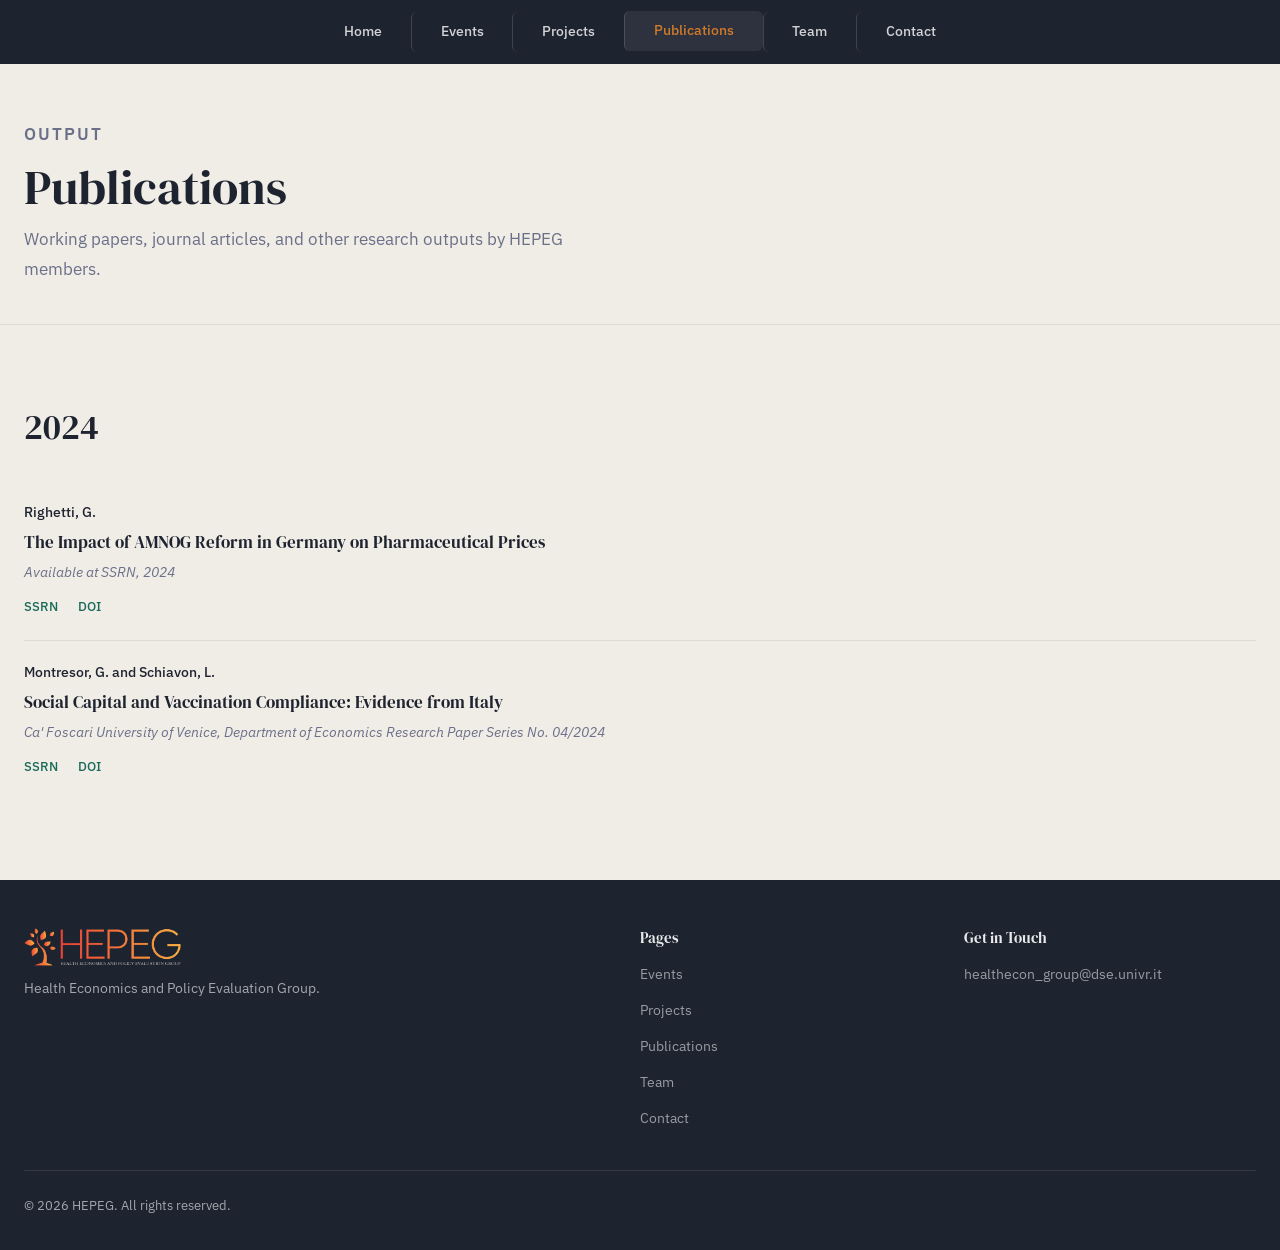
<file: publications.html>
<!DOCTYPE html>
<html lang="en">
<head>
  <meta charset="UTF-8">
  <meta name="viewport" content="width=device-width, initial-scale=1.0">
  <title>Publications – HEPEG</title>
  <link rel="icon" href="favicon.ico" type="image/x-icon">
  <link rel="apple-touch-icon" href="apple-touch-icon.png">
  <link rel="stylesheet" href="style.css">
</head>
<body>

  <header class="site-header">
    <div class="container">
      
      <nav class="site-nav" id="nav">
        <a href="index.html">Home</a>
        <a href="events.html">Events</a>
        <a href="projects.html">Projects</a>
        <a href="publications.html" class="active">Publications</a>
        <a href="team.html">Team</a>
        <a href="contact.html">Contact</a>
      </nav>
      <button class="nav-toggle" onclick="document.getElementById('nav').classList.toggle('open')" aria-label="Menu">
        <span></span><span></span><span></span>
      </button>
    </div>
  </header>

  <div class="page-header">
    <div class="container">
      <p class="section-label">Output</p>
      <h1>Publications</h1>
      <p>Working papers, journal articles, and other research outputs by HEPEG members.</p>
    </div>
  </div>

  <section>
    <div class="container">

      <!--
        =============================================
        HOW TO ADD A NEW PUBLICATION:
        1. Copy one <li class="pub-item"> block
        2. Paste it at the TOP of the list (newest first)
        3. Update authors, title, venue, and links
        =============================================
      -->

      <h2>2024</h2>
      <ul class="pub-list mt-2">

        <li class="pub-item">
          <p class="authors">Righetti, G.</p>
          <p class="title">The Impact of AMNOG Reform in Germany on Pharmaceutical Prices</p>
          <p class="venue">Available at SSRN, 2024</p>
          <div class="pub-links">
            <a href="https://ssrn.com/abstract=4828807" target="_blank">SSRN</a>
            <a href="http://dx.doi.org/10.2139/ssrn.4828807" target="_blank">DOI</a>
          </div>
        </li>

        <li class="pub-item">
          <p class="authors">Montresor, G. and Schiavon, L.</p>
          <p class="title">Social Capital and Vaccination Compliance: Evidence from Italy</p>
          <p class="venue">Ca' Foscari University of Venice, Department of Economics Research Paper Series No. 04/2024</p>
          <div class="pub-links">
            <a href="https://ssrn.com/abstract=4740265" target="_blank">SSRN</a>
            <a href="http://dx.doi.org/10.2139/ssrn.4740265" target="_blank">DOI</a>
          </div>
        </li>

      </ul>

      <!--
        =============================================
        To add a new year section, copy the pattern:

        <h2 class="mt-3">2025</h2>
        <ul class="pub-list mt-2">
          <li class="pub-item">
            ...
          </li>
        </ul>
        =============================================
      -->

    </div>
  </section>

  <footer class="site-footer">
    <div class="container">
      <div class="footer-grid">
        <div>
          <div class="site-logo"><img src="images/logo.png" alt="HEPEG" style="height:40px;"></div>
          <p>Health Economics and Policy Evaluation Group.</p>
        </div>
        <div>
          <h4>Pages</h4>
          <ul class="footer-links">
            <li><a href="events.html">Events</a></li>
            <li><a href="projects.html">Projects</a></li>
            <li><a href="publications.html">Publications</a></li>
            <li><a href="team.html">Team</a></li>
            <li><a href="contact.html">Contact</a></li>
          </ul>
        </div>
        <div>
          <h4>Get in Touch</h4>
          <ul class="footer-links">
            <li><a href="mailto:healthecon_group@dse.univr.it">healthecon_group@dse.univr.it</a></li>
          </ul>
        </div>
      </div>
      <div class="footer-bottom">&copy; 2026 HEPEG. All rights reserved.</div>
    </div>
  </footer>

</body>
</html>
</file>
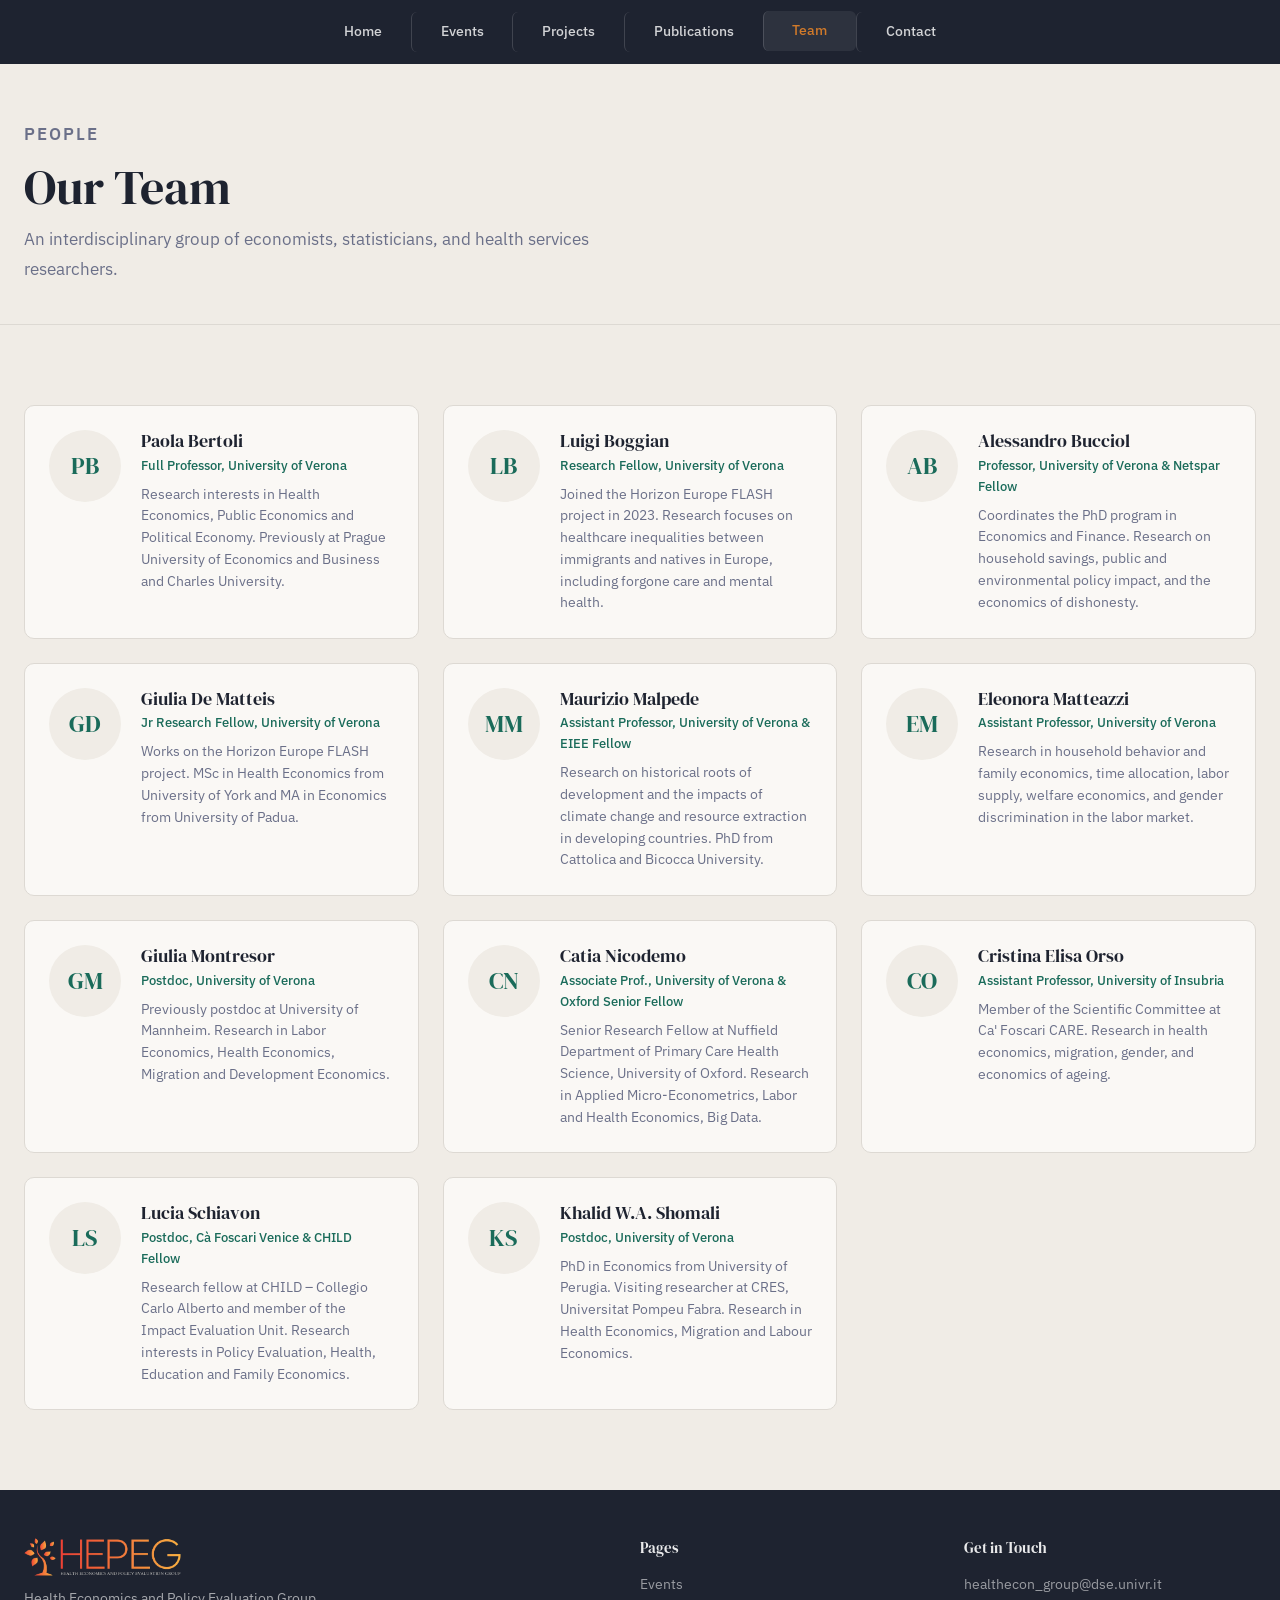
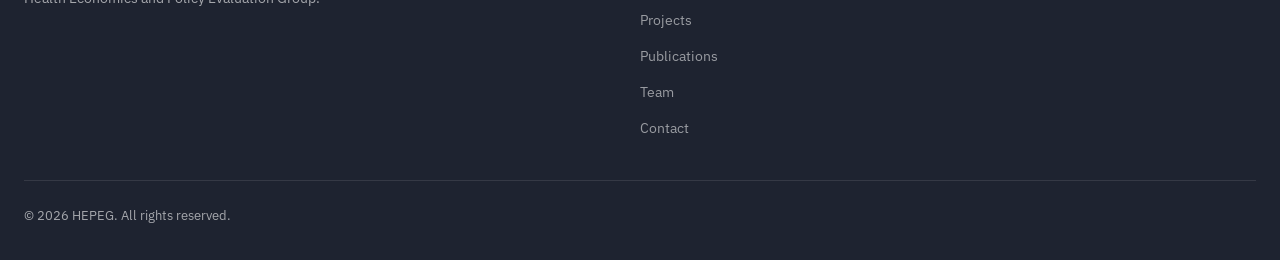
<file: team.html>
<!DOCTYPE html>
<html lang="en">
<head>
  <meta charset="UTF-8">
  <meta name="viewport" content="width=device-width, initial-scale=1.0">
  <title>Team – HEPEG</title>
  <link rel="icon" href="favicon.ico" type="image/x-icon">
  <link rel="apple-touch-icon" href="apple-touch-icon.png">
  <link rel="stylesheet" href="style.css">
</head>
<body>

  <header class="site-header">
    <div class="container">
      
      <nav class="site-nav" id="nav">
        <a href="index.html">Home</a>
        <a href="events.html">Events</a>
        <a href="projects.html">Projects</a>
        <a href="publications.html">Publications</a>
        <a href="team.html" class="active">Team</a>
        <a href="contact.html">Contact</a>
      </nav>
      <button class="nav-toggle" onclick="document.getElementById('nav').classList.toggle('open')" aria-label="Menu">
        <span></span><span></span><span></span>
      </button>
    </div>
  </header>

  <div class="page-header">
    <div class="container">
      <p class="section-label">People</p>
      <h1>Our Team</h1>
      <p>An interdisciplinary group of economists, statisticians, and health services researchers.</p>
    </div>
  </div>

  <section>
    <div class="container">

      <!--
        =============================================
        HOW TO ADD A NEW TEAM MEMBER:
        1. Copy one <div class="team-card"> block
        2. Paste it in the grid
        3. Update the name, role, bio
        4. For photos: save the image in an "images" folder
           and update the <img src="images/name.jpg">
           For now, a placeholder initial is shown.
        =============================================
      -->

      <div class="team-grid">

        <div class="team-card">
          <!-- Replace src with actual photo path, e.g. src="images/bertoli.jpg" -->
          <div class="avatar" style="display:flex;align-items:center;justify-content:center;font-family:var(--font-display);font-size:1.5rem;color:var(--color-accent);">PB</div>
          <div>
            <h4>Paola Bertoli</h4>
            <p class="role">Full Professor, University of Verona</p>
            <p>Research interests in Health Economics, Public Economics and Political Economy. Previously at Prague University of Economics and Business and Charles University.</p>
          </div>
        </div>

        <div class="team-card">
          <div class="avatar" style="display:flex;align-items:center;justify-content:center;font-family:var(--font-display);font-size:1.5rem;color:var(--color-accent);">LB</div>
          <div>
            <h4>Luigi Boggian</h4>
            <p class="role">Research Fellow, University of Verona</p>
            <p>Joined the Horizon Europe FLASH project in 2023. Research focuses on healthcare inequalities between immigrants and natives in Europe, including forgone care and mental health.</p>
          </div>
        </div>

        <div class="team-card">
          <div class="avatar" style="display:flex;align-items:center;justify-content:center;font-family:var(--font-display);font-size:1.5rem;color:var(--color-accent);">AB</div>
          <div>
            <h4>Alessandro Bucciol</h4>
            <p class="role">Professor, University of Verona &amp; Netspar Fellow</p>
            <p>Coordinates the PhD program in Economics and Finance. Research on household savings, public and environmental policy impact, and the economics of dishonesty.</p>
          </div>
        </div>

        <div class="team-card">
          <div class="avatar" style="display:flex;align-items:center;justify-content:center;font-family:var(--font-display);font-size:1.5rem;color:var(--color-accent);">GD</div>
          <div>
            <h4>Giulia De Matteis</h4>
            <p class="role">Jr Research Fellow, University of Verona</p>
            <p>Works on the Horizon Europe FLASH project. MSc in Health Economics from University of York and MA in Economics from University of Padua.</p>
          </div>
        </div>

        <div class="team-card">
          <div class="avatar" style="display:flex;align-items:center;justify-content:center;font-family:var(--font-display);font-size:1.5rem;color:var(--color-accent);">MM</div>
          <div>
            <h4>Maurizio Malpede</h4>
            <p class="role">Assistant Professor, University of Verona &amp; EIEE Fellow</p>
            <p>Research on historical roots of development and the impacts of climate change and resource extraction in developing countries. PhD from Cattolica and Bicocca University.</p>
          </div>
        </div>

        <div class="team-card">
          <div class="avatar" style="display:flex;align-items:center;justify-content:center;font-family:var(--font-display);font-size:1.5rem;color:var(--color-accent);">EM</div>
          <div>
            <h4>Eleonora Matteazzi</h4>
            <p class="role">Assistant Professor, University of Verona</p>
            <p>Research in household behavior and family economics, time allocation, labor supply, welfare economics, and gender discrimination in the labor market.</p>
          </div>
        </div>

        <div class="team-card">
          <div class="avatar" style="display:flex;align-items:center;justify-content:center;font-family:var(--font-display);font-size:1.5rem;color:var(--color-accent);">GM</div>
          <div>
            <h4>Giulia Montresor</h4>
            <p class="role">Postdoc, University of Verona</p>
            <p>Previously postdoc at University of Mannheim. Research in Labor Economics, Health Economics, Migration and Development Economics.</p>
          </div>
        </div>

        <div class="team-card">
          <div class="avatar" style="display:flex;align-items:center;justify-content:center;font-family:var(--font-display);font-size:1.5rem;color:var(--color-accent);">CN</div>
          <div>
            <h4>Catia Nicodemo</h4>
            <p class="role">Associate Prof., University of Verona &amp; Oxford Senior Fellow</p>
            <p>Senior Research Fellow at Nuffield Department of Primary Care Health Science, University of Oxford. Research in Applied Micro-Econometrics, Labor and Health Economics, Big Data.</p>
          </div>
        </div>

        <div class="team-card">
          <div class="avatar" style="display:flex;align-items:center;justify-content:center;font-family:var(--font-display);font-size:1.5rem;color:var(--color-accent);">CO</div>
          <div>
            <h4>Cristina Elisa Orso</h4>
            <p class="role">Assistant Professor, University of Insubria</p>
            <p>Member of the Scientific Committee at Ca' Foscari CARE. Research in health economics, migration, gender, and economics of ageing.</p>
          </div>
        </div>

        <div class="team-card">
          <div class="avatar" style="display:flex;align-items:center;justify-content:center;font-family:var(--font-display);font-size:1.5rem;color:var(--color-accent);">LS</div>
          <div>
            <h4>Lucia Schiavon</h4>
            <p class="role">Postdoc, Cà Foscari Venice &amp; CHILD Fellow</p>
            <p>Research fellow at CHILD – Collegio Carlo Alberto and member of the Impact Evaluation Unit. Research interests in Policy Evaluation, Health, Education and Family Economics.</p>
          </div>
        </div>

        <div class="team-card">
          <div class="avatar" style="display:flex;align-items:center;justify-content:center;font-family:var(--font-display);font-size:1.5rem;color:var(--color-accent);">KS</div>
          <div>
            <h4>Khalid W.A. Shomali</h4>
            <p class="role">Postdoc, University of Verona</p>
            <p>PhD in Economics from University of Perugia. Visiting researcher at CRES, Universitat Pompeu Fabra. Research in Health Economics, Migration and Labour Economics.</p>
          </div>
        </div>

      </div>

    </div>
  </section>

  <footer class="site-footer">
    <div class="container">
      <div class="footer-grid">
        <div>
          <div class="site-logo"><img src="images/logo.png" alt="HEPEG" style="height:40px;"></div>
          <p>Health Economics and Policy Evaluation Group.</p>
        </div>
        <div>
          <h4>Pages</h4>
          <ul class="footer-links">
            <li><a href="events.html">Events</a></li>
            <li><a href="projects.html">Projects</a></li>
            <li><a href="publications.html">Publications</a></li>
            <li><a href="team.html">Team</a></li>
            <li><a href="contact.html">Contact</a></li>
          </ul>
        </div>
        <div>
          <h4>Get in Touch</h4>
          <ul class="footer-links">
            <li><a href="mailto:healthecon_group@dse.univr.it">healthecon_group@dse.univr.it</a></li>
          </ul>
        </div>
      </div>
      <div class="footer-bottom">&copy; 2026 HEPEG. All rights reserved.</div>
    </div>
  </footer>

</body>
</html>
</file>
<file: style.css>
/* ============================================
   HEPEG – Health Economics and Policy Evaluation Group
   Shared Stylesheet
   ============================================ */

@import url('https://fonts.googleapis.com/css2?family=DM+Serif+Display:ital@0;1&family=IBM+Plex+Sans:ital,wght@0,300;0,400;0,500;0,600&display=swap');

/* --- Variables --- */
:root {
  --color-ink: #1e2330;
  --color-body: #3d4155;
  --color-muted: #6b7089;
  --color-border: #ddd9d3;
  --color-surface: #f0ece6;
  --color-white: #faf8f5;
  --color-accent: #1a6b5a;
  --color-accent-light: #e6f2ee;
  --color-accent-dark: #134d41;
  --color-warm: #d17a2a;
  --color-warm-light: #faf0e4;
  --color-warm-dark: #b5651d;

  --font-display: 'DM Serif Display', Georgia, serif;
  --font-body: 'IBM Plex Sans', -apple-system, sans-serif;

  --max-width: 1280px;
  --gap: 2rem;
}

/* --- Reset & Base --- */
*, *::before, *::after { box-sizing: border-box; margin: 0; padding: 0; }

html { scroll-behavior: smooth; }

body {
  font-family: var(--font-body);
  font-weight: 400;
  font-size: 1.05rem;
  line-height: 1.75;
  color: var(--color-body);
  background: var(--color-surface);
  -webkit-font-smoothing: antialiased;
}

img { max-width: 100%; height: auto; display: block; }
a { color: var(--color-accent); text-decoration: none; transition: color .2s, text-decoration-color .2s; }
a:hover { color: var(--color-accent-dark); text-decoration: underline; text-decoration-color: rgba(26,107,90,.3); text-underline-offset: 3px; }

/* --- Typography --- */
h1, h2, h3, h4 { font-family: var(--font-display); color: var(--color-ink); font-weight: 400; line-height: 1.25; }
h1 { font-size: clamp(2rem, 4vw, 3rem); }
h2 { font-size: clamp(1.6rem, 3vw, 2.2rem); }
h3 { font-size: 1.3rem; }
h4 { font-size: 1.1rem; }

.section-label {
  font-family: var(--font-body);
  font-size: .75rem;
  font-weight: 600;
  letter-spacing: .12em;
  text-transform: uppercase;
  color: var(--color-warm);
  margin-bottom: .5rem;
}

/* --- Layout --- */
.container {
  width: 100%;
  max-width: var(--max-width);
  margin: 0 auto;
  padding: 0 1.5rem;
}

section {
  padding: 5rem 0;
}

section + section {
  border-top: 1px solid var(--color-border);
}

/* --- Header / Nav --- */
.site-header {
  position: sticky;
  top: 0;
  z-index: 100;
  background: #1e2330;
  backdrop-filter: none;
  -webkit-backdrop-filter: none;
  border-bottom: none;
}

.site-header .container {
  display: flex;
  align-items: center;
  justify-content: center;
  height: 4rem;
}

.site-logo {
  display: flex;
  align-items: center;
  gap: .5rem;
  font-family: var(--font-display);
  font-size: 1.35rem;
  color: var(--color-white);
  letter-spacing: -.01em;
  text-decoration: none;
}
.site-logo span { color: rgba(255,255,255,.4); }
.site-logo img {
  height: 32px;
  width: auto;
  border-radius: 4px;
}

.site-nav { display: flex; gap: 0; align-items: center; }

.site-nav a {
  font-size: .85rem;
  font-weight: 500;
  color: rgba(255,255,255,.8);
  padding: .5rem 1.8rem;
  border-radius: 6px;
  transition: color .2s, background .2s, transform .15s;
}
.site-nav a + a {
  border-left: 1px solid rgba(255,255,255,.15);
}
.site-nav a:hover,
.site-nav a.active {
  color: var(--color-warm);
  background: rgba(255,255,255,.07);
  transform: translateY(-1px);
}

/* Hamburger */
.nav-toggle { display: none; background: none; border: none; cursor: pointer; padding: .5rem; }
.nav-toggle span {
  display: block; width: 22px; height: 2px; background: rgba(255,255,255,.7);
  margin: 5px 0; transition: .3s;
}

/* --- Hero --- */
.hero {
  padding: 5rem 0 4rem;
  border-bottom: 1px solid var(--color-border);
}

.hero h1 {
  max-width: 700px;
  margin-bottom: 1.25rem;
}

.hero p {
  max-width: 600px;
  font-size: 1.1rem;
  color: var(--color-muted);
  line-height: 1.75;
}

.hero-grid {
  display: grid;
  grid-template-columns: 1fr 1fr;
  gap: 3rem;
  align-items: center;
}

.hero-stats {
  display: flex;
  gap: 2.5rem;
  margin-top: 2rem;
}

.hero-stat {
  text-align: left;
}

.hero-stat .num {
  font-family: var(--font-display);
  font-size: 2.2rem;
  color: var(--color-warm);
  display: block;
  line-height: 1.2;
}

.hero-stat .label {
  font-size: .8rem;
  color: var(--color-muted);
  font-weight: 500;
  text-transform: uppercase;
  letter-spacing: .06em;
}

/* --- Cards --- */
.card {
  background: var(--color-white);
  border: 1px solid var(--color-border);
  border-radius: 10px;
  padding: 1.75rem;
  transition: box-shadow .25s, transform .25s;
}

.card:hover {
  box-shadow: 0 12px 36px rgba(26,31,46,.1);
  transform: translateY(-3px);
  border-color: var(--color-accent);
}

.card-grid {
  display: grid;
  grid-template-columns: repeat(auto-fill, minmax(320px, 1fr));
  gap: 1.5rem;
}

.card h3 { margin-bottom: .5rem; }
.card .meta {
  font-size: .82rem;
  color: var(--color-muted);
  font-weight: 500;
  margin-bottom: .75rem;
}

.card .tag {
  display: inline-block;
  font-size: .72rem;
  font-weight: 600;
  letter-spacing: .04em;
  text-transform: uppercase;
  background: var(--color-accent-light);
  color: var(--color-accent);
  padding: .25rem .65rem;
  border-radius: 4px;
  margin-bottom: .75rem;
}

.card .tag--warm {
  background: var(--color-warm-light);
  color: var(--color-warm);
}

.card-link {
  display: inline-flex;
  align-items: center;
  gap: .3rem;
  font-size: .85rem;
  font-weight: 500;
  margin-top: .75rem;
  color: var(--color-accent);
  transition: color .2s, gap .2s;
}
.card-link::after { content: '\2192'; transition: transform .2s; }
.card-link:hover { color: var(--color-accent-dark); gap: .5rem; }
.card-link:hover::after { transform: translateX(3px); }

/* --- Team Grid --- */
.team-grid {
  display: grid;
  grid-template-columns: repeat(auto-fill, minmax(300px, 1fr));
  gap: 1.5rem;
}

.team-card {
  display: flex;
  gap: 1.25rem;
  align-items: flex-start;
  background: var(--color-white);
  border: 1px solid var(--color-border);
  border-radius: 10px;
  padding: 1.5rem;
  transition: box-shadow .25s;
}

.team-card:hover {
  box-shadow: 0 12px 36px rgba(26,31,46,.1);
  border-color: var(--color-accent);
}

.team-card .avatar {
  width: 72px;
  height: 72px;
  border-radius: 50%;
  object-fit: cover;
  flex-shrink: 0;
  background: var(--color-surface);
}

.team-card h4 { margin-bottom: .15rem; }

.team-card .role {
  font-size: .82rem;
  color: var(--color-accent);
  font-weight: 500;
  margin-bottom: .5rem;
}

.team-card p {
  font-size: .85rem;
  color: var(--color-muted);
  line-height: 1.6;
}

/* --- Events list --- */
.event-item {
  display: grid;
  grid-template-columns: 80px 1fr;
  gap: 1.5rem;
  padding: 1.75rem 0;
  border-bottom: 1px solid var(--color-border);
  align-items: start;
}

.event-item:last-child { border-bottom: none; }

.event-date {
  text-align: center;
  background: var(--color-surface);
  border-radius: 8px;
  padding: .65rem .5rem;
}

.event-date .month {
  display: block;
  font-size: .7rem;
  font-weight: 600;
  text-transform: uppercase;
  letter-spacing: .08em;
  color: var(--color-warm);
}

.event-date .day {
  display: block;
  font-family: var(--font-display);
  font-size: 1.6rem;
  color: var(--color-ink);
  line-height: 1.2;
}

.event-date .year {
  display: block;
  font-size: .72rem;
  color: var(--color-muted);
}

.event-info h3 { font-size: 1.15rem; margin-bottom: .3rem; }
.event-info .event-meta {
  font-size: .82rem;
  color: var(--color-muted);
  margin-bottom: .4rem;
}

/* --- Publications --- */
.pub-list { list-style: none; }

.pub-item {
  padding: 1.25rem 0;
  border-bottom: 1px solid var(--color-border);
}
.pub-item:last-child { border-bottom: none; }

.pub-item .authors {
  font-size: .85rem;
  font-weight: 500;
  color: var(--color-ink);
}

.pub-item .title {
  font-family: var(--font-display);
  font-size: 1.05rem;
  color: var(--color-ink);
  margin: .2rem 0;
}

.pub-item .venue {
  font-size: .85rem;
  color: var(--color-muted);
  font-style: italic;
}

.pub-item .pub-links {
  margin-top: .4rem;
}

.pub-item .pub-links a {
  font-size: .82rem;
  font-weight: 500;
  margin-right: 1rem;
}

/* --- Newsletter / CTA Box --- */
.cta-box {
  background: var(--color-surface);
  border-radius: 12px;
  padding: 2.5rem;
  text-align: center;
  max-width: 600px;
  margin: 0 auto;
}

.cta-box h2 { margin-bottom: .5rem; }
.cta-box p { color: var(--color-muted); margin-bottom: 1.5rem; }

.cta-form {
  display: flex;
  gap: .75rem;
  max-width: 440px;
  margin: 0 auto;
}

.cta-form input[type="email"] {
  flex: 1;
  padding: .7rem 1rem;
  border: 1px solid var(--color-border);
  border-radius: 8px;
  font-family: var(--font-body);
  font-size: .9rem;
  outline: none;
  transition: border-color .2s;
  background: var(--color-white);
}

.cta-form input[type="email"]:focus {
  border-color: var(--color-accent);
}

.btn {
  display: inline-flex;
  align-items: center;
  gap: .4rem;
  padding: .7rem 1.5rem;
  background: var(--color-accent);
  color: var(--color-white);
  font-family: var(--font-body);
  font-size: .85rem;
  font-weight: 600;
  border: none;
  border-radius: 8px;
  cursor: pointer;
  transition: background .2s, transform .15s;
}

.btn:hover {
  background: var(--color-accent-dark);
  color: var(--color-white);
  transform: translateY(-2px);
  box-shadow: 0 4px 16px rgba(26,107,90,.3);
}

/* --- Contact --- */
.contact-grid {
  display: grid;
  grid-template-columns: 1fr 1fr;
  gap: 3rem;
}

.contact-form label {
  display: block;
  font-size: .82rem;
  font-weight: 500;
  color: var(--color-ink);
  margin-bottom: .3rem;
}

.contact-form input,
.contact-form textarea {
  width: 100%;
  padding: .7rem 1rem;
  border: 1px solid var(--color-border);
  border-radius: 8px;
  font-family: var(--font-body);
  font-size: .9rem;
  outline: none;
  margin-bottom: 1rem;
  transition: border-color .2s;
  background: var(--color-white);
}

.contact-form input:focus,
.contact-form textarea:focus {
  border-color: var(--color-accent);
}

.contact-form textarea { resize: vertical; min-height: 120px; }

.contact-info-block {
  background: var(--color-surface);
  border-radius: 12px;
  padding: 2rem;
}

.contact-info-block h3 { margin-bottom: 1rem; }
.contact-info-block p { margin-bottom: 1rem; font-size: .95rem; }

/* --- Footer --- */
.site-footer {
  background: var(--color-ink);
  color: rgba(255,255,255,.6);
  padding: 3rem 0 2rem;
  margin-top: 0;
}

.footer-grid {
  display: grid;
  grid-template-columns: 2fr 1fr 1fr;
  gap: 2rem;
  margin-bottom: 2rem;
}

.site-footer .site-logo { color: var(--color-white); }
.site-footer .site-logo span { color: rgba(255,255,255,.4); }

.site-footer p { font-size: .88rem; margin-top: .5rem; max-width: 360px; }

.site-footer h4 {
  color: rgba(255,255,255,.9);
  font-size: .95rem;
  margin-bottom: .75rem;
}

.footer-links { list-style: none; }
.footer-links li { margin-bottom: .4rem; }
.footer-links a { color: rgba(255,255,255,.55); font-size: .85rem; }
.footer-links a:hover { color: var(--color-white); }

.footer-bottom {
  border-top: 1px solid rgba(255,255,255,.1);
  padding-top: 1.5rem;
  font-size: .8rem;
}

/* --- Page Header (inner pages) --- */
.page-header {
  padding: 3.5rem 0 2.5rem;
  border-bottom: 1px solid var(--color-border);
  background: var(--color-surface);
}

.page-header h1 { margin-bottom: .5rem; }
.page-header p { color: var(--color-muted); max-width: 600px; font-size: 1.05rem; }

/* --- Utility --- */
.text-center { text-align: center; }
.mt-1 { margin-top: 1rem; }
.mt-2 { margin-top: 2rem; }
.mt-3 { margin-top: 3rem; }
.mb-2 { margin-bottom: 2rem; }

/* --- Responsive --- */
@media (max-width: 768px) {
  .site-nav {
    display: none;
    position: absolute;
    top: 4rem;
    left: 0;
    right: 0;
    flex-direction: column;
    background: var(--color-ink);
    border-bottom: 1px solid rgba(255,255,255,.1);
    padding: 1rem;
    box-shadow: 0 12px 24px rgba(0,0,0,.08);
  }
  .site-nav.open { display: flex; }
  .nav-toggle { display: block; }

  .hero-grid { grid-template-columns: 1fr; gap: 2rem; }
  .hero-stats { gap: 1.5rem; }
  .contact-grid { grid-template-columns: 1fr; }
  .footer-grid { grid-template-columns: 1fr; gap: 1.5rem; }
  .team-card { flex-direction: column; text-align: center; align-items: center; }
  .team-card .avatar { width: 80px; height: 80px; }
  .event-item { grid-template-columns: 70px 1fr; gap: 1rem; }
  .cta-form { flex-direction: column; }

  section { padding: 3rem 0; }
  .page-header { padding: 2.5rem 0 2rem; }
}
</file>
